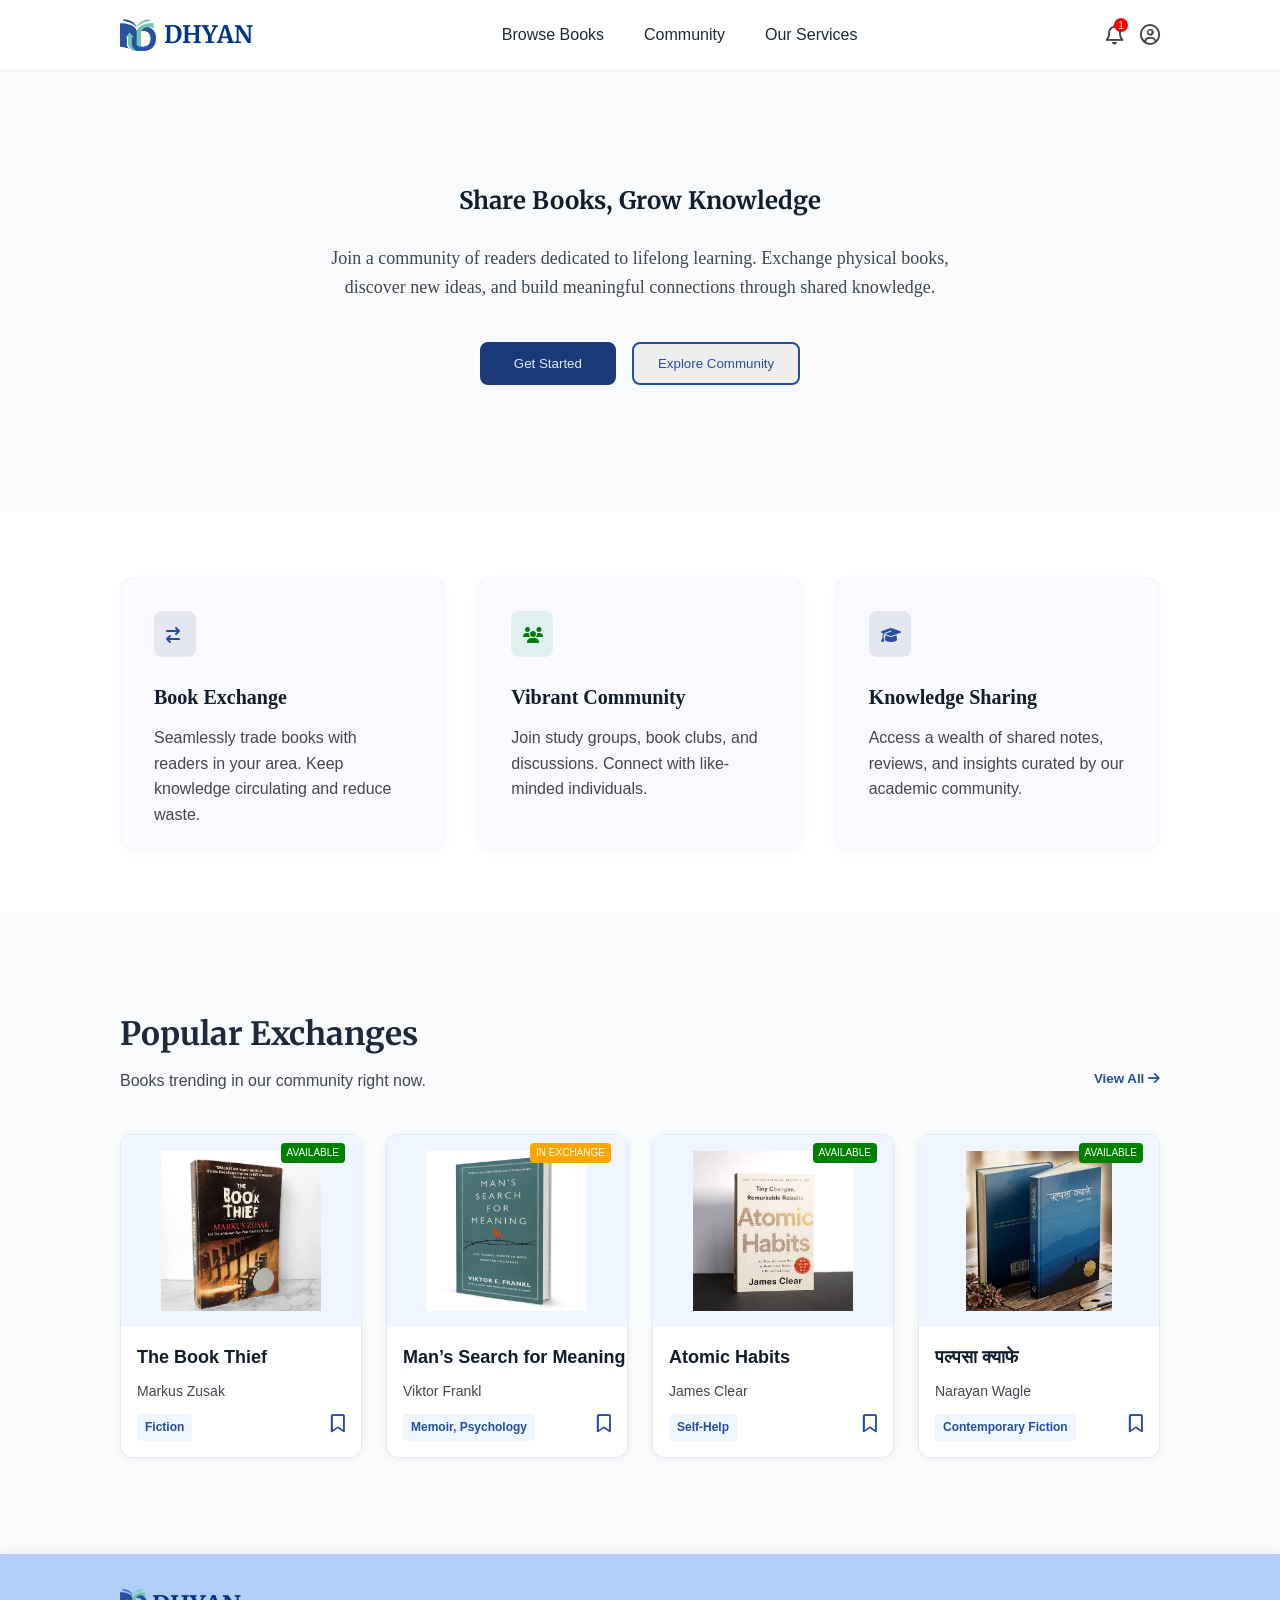
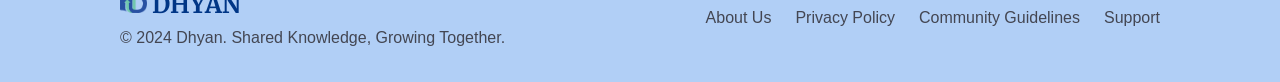
<file: pages/index.html>
<!doctype html>
<html lang="en">
  <head>
    <meta charset="UTF-8" />
    <meta name="viewport" content="width=device-width, initial-scale=1.0" />

    <title>DHYAN</title>
    <link rel="icon" type="image/png" href="../assets/icons/logo.png" />
    <!-- Google Fonts -->
    <link rel="preconnect" href="https://fonts.googleapis.com" />
    <link rel="preconnect" href="https://fonts.gstatic.com" crossorigin />
    <link
      href="https://fonts.googleapis.com/css2?f amily=Inter:wght@400;500;600;700&family=Merriweather:wght@400;700&display=swap"
      rel="stylesheet"
    />

    <!-- Global CSS -->
    <link rel="stylesheet" href="../assets/css/variables.css" />
    <link rel="stylesheet" href="../assets/css/components.css" />

    <!-- Font-awesome -->
    <link
      rel="stylesheet"
      href="https://cdnjs.cloudflare.com/ajax/libs/font-awesome/6.7.2/css/all.min.css"
    />

    <link rel="stylesheet" href="../assets/css/home.css" />
  </head>

  <body>
    <div id="navbar"></div>

    <main class="main-container">
      <section class="hero">
        <h1>Share Books, Grow Knowledge</h1>
        <div class="text-wrapper">
          <p>
            Join a community of readers dedicated to lifelong learning. Exchange
            physical books, discover new ideas, and build meaningful connections
            through shared knowledge.
          </p>
        </div>
        <div class="hero-buttons">
          <button class="get-started">Get Started</button>
          <button class="community">Explore Community</button>
        </div>
      </section>

      <section class="feature-section" id="services">
        <div class="feature-wrapper">
          <div class="feature">
            <div class="icon-container1">
              <i class="fa-solid fa-arrow-right-arrow-left"></i>
            </div>
            <h3>Book Exchange</h3>
            <p>
              Seamlessly trade books with readers in your area. Keep knowledge
              circulating and reduce waste.
            </p>
          </div>

          <div class="feature">
            <div class="icon-container2">
              <i class="fa-solid fa-users"></i>
            </div>
            <h3>Vibrant Community</h3>
            <p>
              Join study groups, book clubs, and discussions. Connect with
              like-minded individuals.
            </p>
          </div>

          <!-- Feature 3 -->
          <div class="feature">
            <div class="icon-container3">
              <i class="fa-solid fa-graduation-cap"></i>
            </div>
            <h3>Knowledge Sharing</h3>
            <p>
              Access a wealth of shared notes, reviews, and insights curated by
              our academic community.
            </p>
          </div>
        </div>
      </section>

      <section class="popular-books" id="books">
        <div class="popular-books-container">
          <div class="heading-container">
            <div class="heading-text">
              <h2>Popular Exchanges</h2>
              <p>Books trending in our community right now.</p>
            </div>
            <button class="view-all">
              <a href="../pages/login.html"
                >View All <i class="fa-solid fa-arrow-right"></i
              ></a>
            </button>
          </div>

          <div class="bookCards-container">
            <div class="card">
              <div class="image-wrapper">
                <img src="../assets/images/card1.png" alt="The Book Thief" />
              </div>
              <span class="tag">AVAILABLE</span>
              <div class="book-info">
                <h4>The Book Thief</h4>
                <span class="author">Markus Zusak</span>
                <div class="last">
                  <span class="genre">Fiction</span>
                  <button><i class="fa-regular fa-bookmark"></i></button>
                </div>
              </div>
            </div>

            <div class="card">
              <div class="image-wrapper">
                <img
                  src="../assets/images/card2.png"
                  alt="Thinking, Fast and Slow"
                />
              </div>
              <span class="tagEx">IN EXCHANGE</span>
              <div class="book-info">
                <h4>Man’s Search for Meaning</h4>
                <span class="author"> Viktor Frankl</span>
                <div class="last">
                  <span class="genre">Memoir, Psychology</span>
                  <button><i class="fa-regular fa-bookmark"></i></button>
                </div>
              </div>
            </div>

            <div class="card">
              <div class="image-wrapper">
                <img src="../assets/images/card3.png" alt="Atomic Habits" />
              </div>
              <span class="tag">AVAILABLE</span>
              <div class="book-info">
                <h4>Atomic Habits</h4>
                <span class="author">James Clear</span>
                <div class="last">
                  <span class="genre">Self-Help</span>
                  <button><i class="fa-regular fa-bookmark"></i></button>
                </div>
              </div>
            </div>

            <div class="card">
              <div class="image-wrapper">
                <img src="../assets/images/card4.png" alt="पल्पसा क्याफे" />
              </div>
              <span class="tag">AVAILABLE</span>
              <div class="book-info">
                <h4>पल्पसा क्याफे</h4>
                <span class="author">Narayan Wagle</span>
                <div class="last">
                  <span class="genre">Contemporary Fiction</span>
                  <button><i class="fa-regular fa-bookmark"></i></button>
                </div>
              </div>
            </div>
          </div>
        </div>
      </section>

      <div id="footer"></div>
    </main>
    <script src="../assets/js/main.js"></script>
  </body>
</html>
</file>
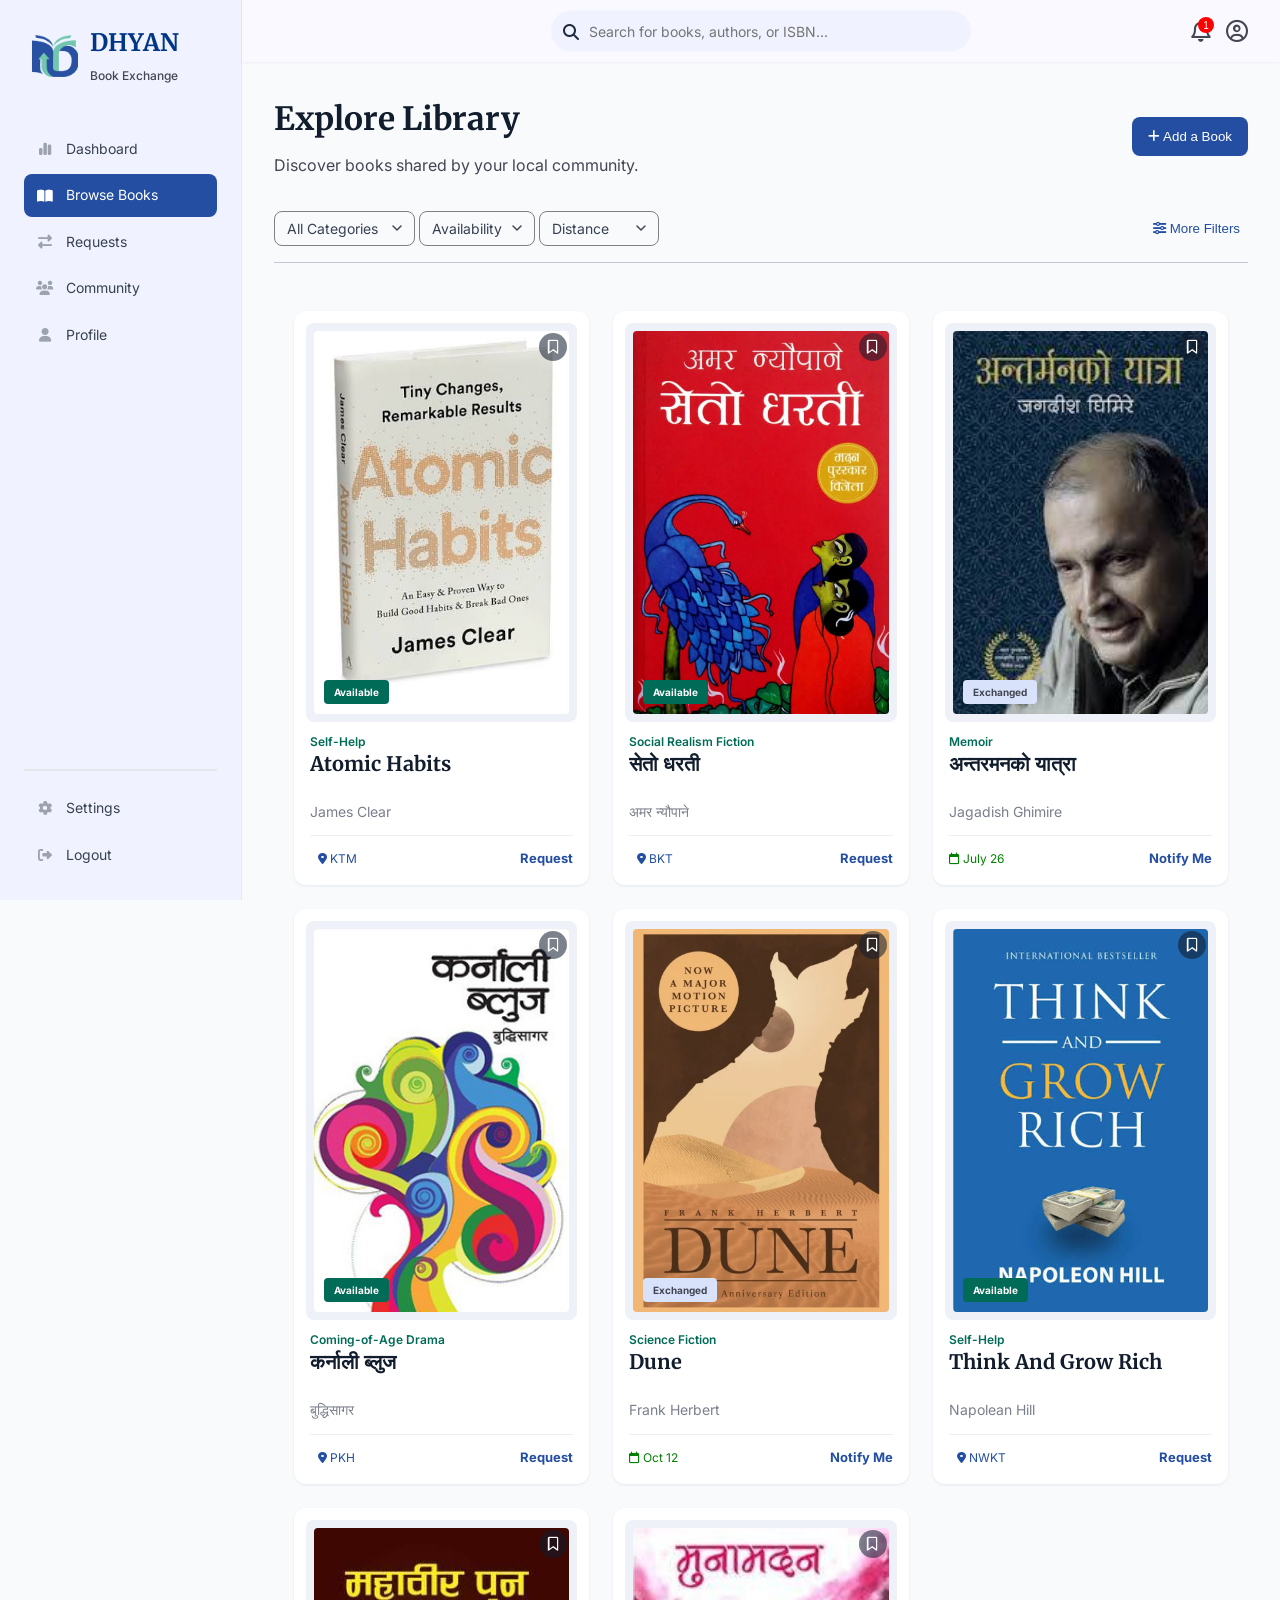
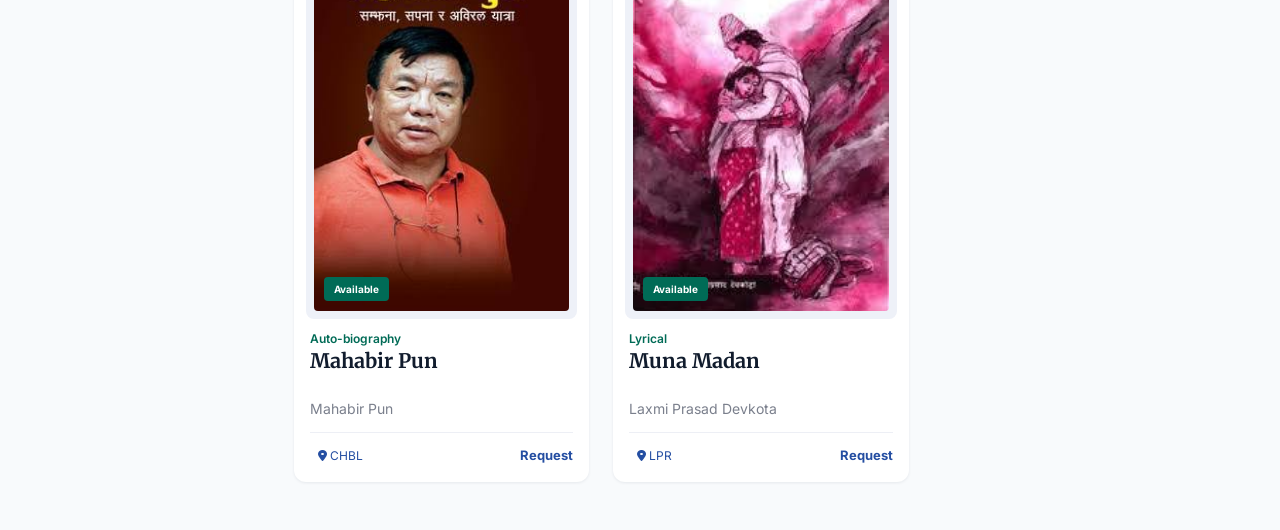
<file: pages/books.html>
<!doctype html>
<html lang="en">
  <head>
    <meta charset="UTF-8" />
    <meta name="viewport" content="width=device-width, initial-scale=1.0" />

    <title>DHYAN | Browse Books</title>
    <link rel="icon" type="image/png" href="../assets/icons/logo.png" />
    <!-- Google Fonts -->
    <link rel="preconnect" href="https://fonts.googleapis.com" />
    <link rel="preconnect" href="https://fonts.gstatic.com" crossorigin />
    <link
      href="https://fonts.googleapis.com/css2?family=Inter:wght@400;500;600;700&family=Merriweather:wght@400;700&display=swap"
      rel="stylesheet"
    />
    <link
      rel="stylesheet"
      href="https://cdnjs.cloudflare.com/ajax/libs/font-awesome/6.5.1/css/all.min.css"
    />

    <!-- Global CSS -->
    <link rel="stylesheet" href="../assets/css/variables.css" />
    <link rel="stylesheet" href="../assets/css/components.css" />

    <!-- Page CSS -->
    <link rel="stylesheet" href="../assets/css/books.css" />
  </head>

  <body>
    <div class="bookspage-layout">
      <div id="sidebar"></div>

      <main>
        <header class="topbar">
          <div class="search-wrapper">
            <div class="search">
              <i class="fa-solid fa-magnifying-glass"></i>
              <input
                type="text"
                placeholder="Search for books, authors, or ISBN..."
              />
            </div>
          </div>
          <div class="topbar-actions">
            <button class="icon-btn" id="notification">
              <span class="notification-number">1</span
              ><i class="fa-regular fa-bell"></i>
            </button>
            <button class="icon-btn">
              <i class="fa-regular fa-circle-user"></i>
            </button>
          </div>
        </header>

        <div class="page">
          <div class="page-header">
            <div class="header-info">
              <h2 class="page-title">Explore Library</h2>
              <p class="page-subtitle">
                Discover books shared by your local community.
              </p>
            </div>
            <button class="btn-primary">
              <i class="fa-solid fa-plus"></i> Add a Book
            </button>
          </div>

          <div class="filter-bar">
            <div class="filter-group">
              <select class="filter-dropdown">
                <option value="all">All Categories</option>
                <option value="self-help">Self-Help</option>
                <option value="fiction">Fiction</option>
                <option value="memoir">Memoir</option>
                <option value="sci-fi">Science Fiction</option>
              </select>

              <select class="filter-dropdown">
                <option value="all">Availability</option>
                <option value="available">Available</option>
                <option value="exchanged">Exchanged</option>
              </select>

              <select class="filter-dropdown">
                <option value="any">Distance</option>
                <option value="1">Under 1 mi</option>
                <option value="5">Under 5 mi</option>
                <option value="10">Under 10 mi</option>
              </select>
            </div>
            <button class="more-filters">
              <i class="fa-solid fa-sliders"></i> More Filters
            </button>
          </div>

          <div class="book-grid">
            <div class="book-card">
              <div class="book-cover">
                <div class="image-wrapper">
                  <img src="../assets/images/book1.png" alt="Atomic Habits" />
                </div>
                <button class="bookmark-btn">
                  <i class="fa-regular fa-bookmark"></i>
                </button>
                <span class="status-badge available">Available</span>
              </div>
              <div class="book-info">
                <span class="book-category">Self-Help</span>
                <h3 class="book-title">Atomic Habits</h3>
                <p class="book-author">James Clear</p>
                <div class="book-meta">
                  <span class="book-distance"
                    ><i class="fa-solid fa-location-dot"></i> KTM</span
                  >
                  <a href="#" class="action request">Request</a>
                </div>
              </div>
            </div>

            <div class="book-card">
              <div class="book-cover">
                <div class="image-wrapper">
                  <img src="../assets/images/book2.png" alt="सेतो धरती" />
                </div>
                <button class="bookmark-btn">
                  <i class="fa-regular fa-bookmark"></i>
                </button>
                <span class="status-badge available">Available</span>
              </div>
              <div class="book-info">
                <span class="book-category">Social Realism Fiction</span>
                <h3 class="book-title">सेतो धरती</h3>
                <p class="book-author">अमर न्यौपाने</p>
                <div class="book-meta">
                  <span class="book-distance"
                    ><i class="fa-solid fa-location-dot"></i> BKT</span
                  >
                  <a href="#" class="action request">Request</a>
                </div>
              </div>
            </div>
            <div class="book-card">
              <div class="book-cover">
                <div class="image-wrapper">
                  <img
                    src="../assets/images/book3.png"
                    alt="अन्तरमनको यात्रा"
                  />
                </div>
                <button class="bookmark-btn">
                  <i class="fa-regular fa-bookmark"></i>
                </button>
                <span class="status-badge exchanged">Exchanged</span>
              </div>
              <div class="book-info">
                <span class="book-category">Memoir</span>
                <h3 class="book-title">अन्तरमनको यात्रा</h3>
                <p class="book-author">Jagadish Ghimire</p>
                <div class="book-meta">
                  <span class="book-return"
                    ><i class="fa-regular fa-calendar"></i> July 26</span
                  >
                  <a href="#" class="action notitfy">Notify Me</a>
                </div>
              </div>
            </div>
            <div class="book-card">
              <div class="book-cover">
                <div class="image-wrapper">
                  <img src="../assets/images/book4.png" alt="कर्नाली ब्लुज" />
                </div>
                <button class="bookmark-btn">
                  <i class="fa-regular fa-bookmark"></i>
                </button>
                <span class="status-badge available">Available</span>
              </div>
              <div class="book-info">
                <span class="book-category">Coming-of-Age Drama</span>
                <h3 class="book-title">कर्नाली ब्लुज</h3>
                <p class="book-author">बुद्धिसागर</p>
                <div class="book-meta">
                  <span class="book-distance"
                    ><i class="fa-solid fa-location-dot"></i> PKH</span
                  >
                  <a href="#" class="action request">Request</a>
                </div>
              </div>
            </div>

            <div class="book-card">
              <div class="book-cover">
                <div class="image-wrapper">
                  <img src="../assets/images/book5.png" alt="Dune" />
                </div>
                <button class="bookmark-btn">
                  <i class="fa-regular fa-bookmark"></i>
                </button>
                <span class="status-badge exchanged">Exchanged</span>
              </div>
              <div class="book-info">
                <span class="book-category">Science Fiction</span>
                <h3 class="book-title">Dune</h3>
                <p class="book-author">Frank Herbert</p>
                <div class="book-meta">
                  <span class="book-return"
                    ><i class="fa-regular fa-calendar"></i> Oct 12</span
                  >
                  <a href="#" class="action notify">Notify Me</a>
                </div>
              </div>
            </div>
            <div class="book-card">
              <div class="book-cover">
                <div class="image-wrapper">
                  <img
                    src="../assets/images/book6.png"
                    alt="Think And Grow Rich"
                  />
                </div>
                <button class="bookmark-btn">
                  <i class="fa-regular fa-bookmark"></i>
                </button>
                <span class="status-badge available">Available</span>
              </div>
              <div class="book-info">
                <span class="book-category">Self-Help</span>
                <h3 class="book-title">Think And Grow Rich</h3>
                <p class="book-author">Napolean Hill</p>
                <div class="book-meta">
                  <span class="book-distance"
                    ><i class="fa-solid fa-location-dot"></i> NWKT</span
                  >
                  <a href="#" class="action request">Request</a>
                </div>
              </div>
            </div>
            <div class="book-card">
              <div class="book-cover">
                <div class="image-wrapper">
                  <img
                    src="../assets/images/book7.png"
                    alt="Think And Grow Rich"
                  />
                </div>
                <button class="bookmark-btn">
                  <i class="fa-regular fa-bookmark"></i>
                </button>
                <span class="status-badge available">Available</span>
              </div>
              <div class="book-info">
                <span class="book-category">Auto-biography</span>
                <h3 class="book-title">Mahabir Pun</h3>
                <p class="book-author">Mahabir Pun</p>
                <div class="book-meta">
                  <span class="book-distance"
                    ><i class="fa-solid fa-location-dot"></i> CHBL</span
                  >
                  <a href="#" class="action request">Request</a>
                </div>
              </div>
            </div>
            <div class="book-card">
              <div class="book-cover">
                <div class="image-wrapper">
                  <img src="../assets/images/book8.png" alt="Muna Madan" />
                </div>
                <button class="bookmark-btn">
                  <i class="fa-regular fa-bookmark"></i>
                </button>
                <span class="status-badge available">Available</span>
              </div>
              <div class="book-info">
                <span class="book-category">Lyrical</span>
                <h3 class="book-title">Muna Madan</h3>
                <p class="book-author">Laxmi Prasad Devkota</p>
                <div class="book-meta">
                  <span class="book-distance"
                    ><i class="fa-solid fa-location-dot"></i> LPR</span
                  >
                  <a href="#" class="action request">Request</a>
                </div>
              </div>
            </div>
          </div>
        </div>
      </main>
    </div>

    <script src="../assets/js/main.js"></script>
  </body>
</html>
</file>
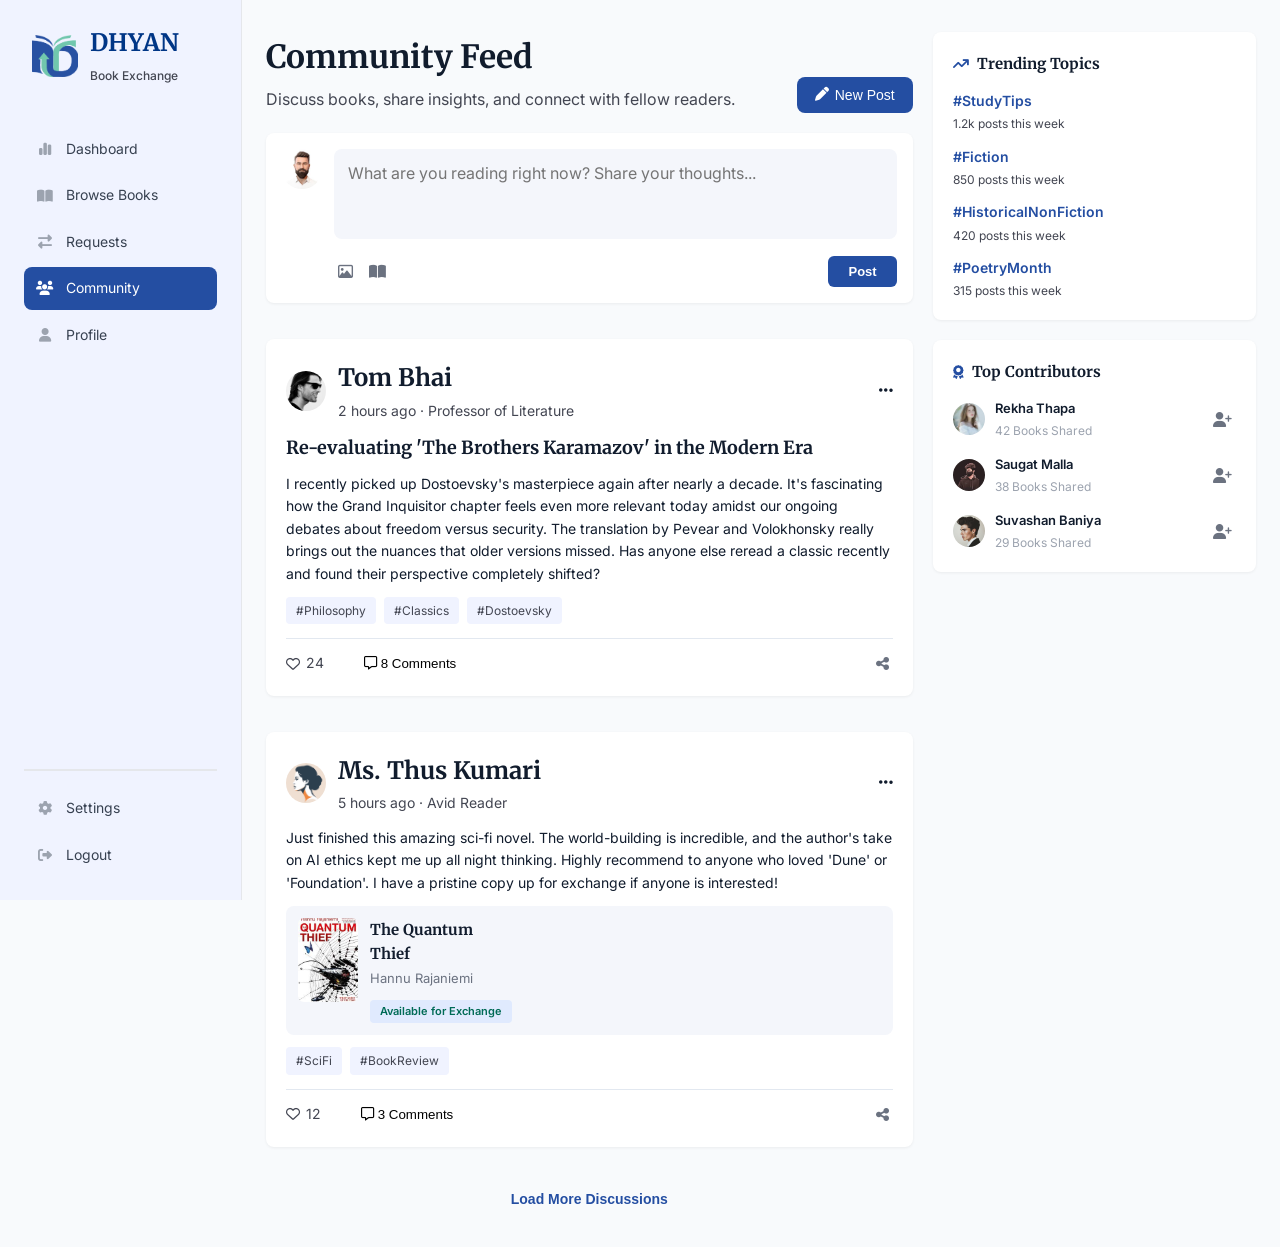
<file: pages/community.html>
<!doctype html>
<html lang="en">
  <head>
    <meta charset="UTF-8" />
    <meta name="viewport" content="width=device-width, initial-scale=1.0" />

    <title>DHYAN | Community</title>
    <link rel="icon" type="image/png" href="../assets/icons/logo.png" />

    <!-- Google Fonts -->
    <link rel="preconnect" href="https://fonts.googleapis.com" />
    <link rel="preconnect" href="https://fonts.gstatic.com" crossorigin />
    <link
      href="https://fonts.googleapis.com/css2?family=Inter:wght@400;500;600;700&family=Merriweather:wght@400;700&display=swap"
      rel="stylesheet"
    />
    <link
      rel="stylesheet"
      href="https://cdnjs.cloudflare.com/ajax/libs/font-awesome/6.5.1/css/all.min.css"
    />

    <!-- Global CSS -->
    <link rel="stylesheet" href="../assets/css/variables.css" />
    <link rel="stylesheet" href="../assets/css/components.css" />

    <!-- page css -->
    <link rel="stylesheet" href="../assets/css/community.css" />
  </head>

  <body>
    <div class="layout">
      <div id="sidebar"></div>

      <main>
        <div class="community-feed">
          <div class="feed-main">
            <header class="feed-header">
              <div class="feed-header-text">
                <h1>Community Feed</h1>
                <p>
                  Discuss books, share insights, and connect with fellow
                  readers.
                </p>
              </div>
              <button class="btn-new-post">
                <i class="fa-solid fa-pen"></i> New Post
              </button>
            </header>

            <div class="new-post-box">
              <a href="../pages/profile.html"
                ><img
                  src="../assets/images/profile5.png"
                  alt="Your avatar"
                  class="avatar"
              /></a>
              <div class="new-post-input">
                <textarea
                  type="text"
                  placeholder="What are you reading right now? Share your thoughts..."
                ></textarea>
                <div class="new-post-actions">
                  <div class="new-post-icons">
                    <button class="icon-btn">
                      <i class="fa-regular fa-image"></i>
                    </button>
                    <button class="icon-btn">
                      <i class="fa-solid fa-book-open"></i>
                    </button>
                  </div>
                  <button class="btn-post">Post</button>
                </div>
              </div>
            </div>

            <article class="post-card">
              <div class="post-header">
                <img
                  src="../assets/images/profileM.jpeg"
                  alt="Tom Bhai"
                  class="avatar"
                />
                <div class="post-author-info">
                  <h4>Tom Bhai</h4>
                  <p>2 hours ago &middot; Professor of Literature</p>
                </div>
                <button class="btn-more">
                  <i class="fa-solid fa-ellipsis"></i>
                </button>
              </div>

              <h3 class="post-title">
                Re-evaluating 'The Brothers Karamazov' in the Modern Era
              </h3>
              <p class="post-text">
                I recently picked up Dostoevsky's masterpiece again after nearly
                a decade. It's fascinating how the Grand Inquisitor chapter
                feels even more relevant today amidst our ongoing debates about
                freedom versus security. The translation by Pevear and
                Volokhonsky really brings out the nuances that older versions
                missed. Has anyone else reread a classic recently and found
                their perspective completely shifted?
              </p>

              <div class="post-tags">
                <span class="tag">#Philosophy</span>
                <span class="tag">#Classics</span>
                <span class="tag">#Dostoevsky</span>
              </div>

              <div class="post-footer">
                <div class="post-stats">
                  <span><i class="fa-regular fa-heart"></i> 24</span>
                  <button>
                    <i class="fa-regular fa-message"></i> 8 Comments
                  </button>
                </div>
                <button class="icon-btn">
                  <i class="fa-solid fa-share-nodes"></i>
                </button>
              </div>
            </article>

            <article class="post-card">
              <div class="post-header">
                <img
                  src="../assets/images/profileF.jpeg"
                  alt="Ms. Thus Kumari"
                  class="avatar"
                />
                <div class="post-author-info">
                  <h4>Ms. Thus Kumari</h4>
                  <p>5 hours ago &middot; Avid Reader</p>
                </div>
                <button class="btn-more">
                  <i class="fa-solid fa-ellipsis"></i>
                </button>
              </div>

              <p class="post-text">
                Just finished this amazing sci-fi novel. The world-building is
                incredible, and the author's take on AI ethics kept me up all
                night thinking. Highly recommend to anyone who loved 'Dune' or
                'Foundation'. I have a pristine copy up for exchange if anyone
                is interested!
              </p>

              <div class="post-book">
                <img
                  src="../assets/images/bookC.png"
                  alt="The Quantum Thief cover"
                  class="post-book-cover"
                />
                <div class="post-book-info">
                  <h5>The Quantum <br />Thief</h5>
                  <p>Hannu Rajaniemi</p>
                  <span class="tag-exchange">Available for Exchange</span>
                </div>
              </div>

              <div class="post-tags">
                <span class="tag">#SciFi</span>
                <span class="tag">#BookReview</span>
              </div>

              <div class="post-footer">
                <div class="post-stats">
                  <span><i class="fa-regular fa-heart"></i> 12</span>
                  <button>
                    <i class="fa-regular fa-message"></i> 3 Comments
                  </button>
                </div>
                <button class="icon-btn">
                  <i class="fa-solid fa-share-nodes"></i>
                </button>
              </div>
            </article>

            <button class="btn-load-more">Load More Discussions</button>
          </div>

          <aside class="feed-sidebar">
            <div class="sidebar-card">
              <h3>
                <i class="fa-solid fa-arrow-trend-up"></i> Trending Topics
              </h3>
              <ul class="trending-list">
                <li>
                  <p class="trend-name">#StudyTips</p>
                  <p class="trend-count">1.2k posts this week</p>
                </li>
                <li>
                  <p class="trend-name">#Fiction</p>
                  <p class="trend-count">850 posts this week</p>
                </li>
                <li>
                  <p class="trend-name">#HistoricalNonFiction</p>
                  <p class="trend-count">420 posts this week</p>
                </li>
                <li>
                  <p class="trend-name">#PoetryMonth</p>
                  <p class="trend-count">315 posts this week</p>
                </li>
              </ul>
            </div>

            <div class="sidebar-card">
              <h3><i class="fa-solid fa-award"></i> Top Contributors</h3>
              <ul class="contributors-list">
                <li>
                  <img
                    src="../assets/images/profile2.jpeg"
                    alt="Rekha Thapa"
                    class="avatar avatar-sm"
                  />
                  <div class="contributor-info">
                    <p class="contributor-name">Rekha Thapa</p>
                    <p class="contributor-stat">42 Books Shared</p>
                  </div>
                  <button class="icon-btn">
                    <i class="fa-solid fa-user-plus"></i>
                  </button>
                </li>
                <li>
                  <img
                    src="../assets/images/profile3.jpeg"
                    alt="Rajesh Hamal"
                    class="avatar avatar-sm"
                  />
                  <div class="contributor-info">
                    <p class="contributor-name">Saugat Malla</p>
                    <p class="contributor-stat">38 Books Shared</p>
                  </div>
                  <button class="icon-btn">
                    <i class="fa-solid fa-user-plus"></i>
                  </button>
                </li>
                <li>
                  <img
                    src="../assets/images/profile4.jpeg"
                    alt="Suvashan Baniya"
                    class="avatar avatar-sm"
                  />
                  <div class="contributor-info">
                    <p class="contributor-name">Suvashan Baniya</p>
                    <p class="contributor-stat">29 Books Shared</p>
                  </div>
                  <button class="icon-btn">
                    <i class="fa-solid fa-user-plus"></i>
                  </button>
                </li>
              </ul>
            </div>
          </aside>
        </div>
      </main>
    </div>
    <script src="../assets/js/main.js"></script>
  </body>
</html>
</file>
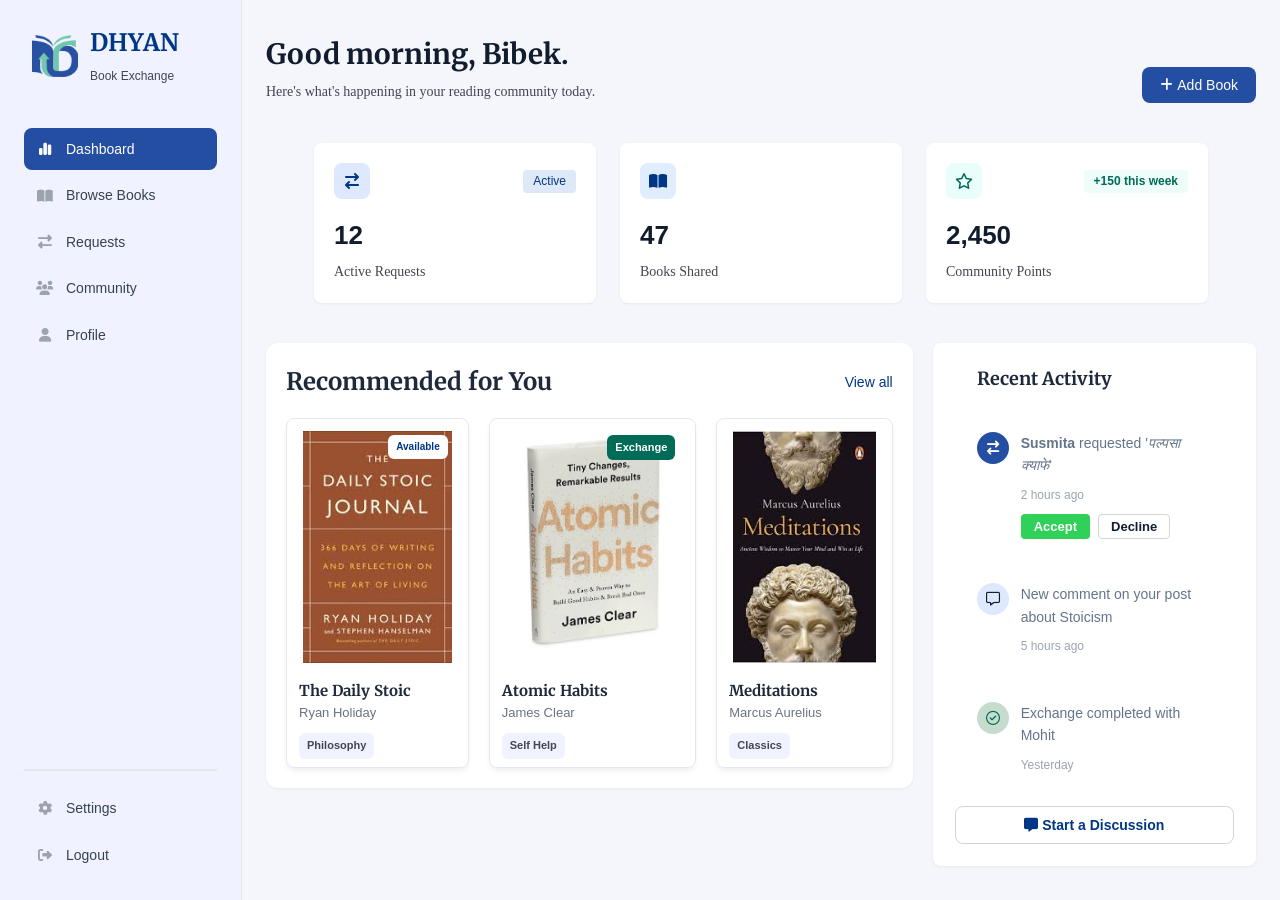
<file: pages/dashboard.html>
<!doctype html>
<html lang="en">
  <head>
    <meta charset="UTF-8" />
    <meta name="viewport" content="width=device-width, initial-scale=1.0" />

    <title>DHYAN | Dashboard</title>
    <link rel="icon" type="image/png" href="../assets/icons/logo.png" />
    <!-- Google Fonts -->
    <link rel="preconnect" href="https://fonts.googleapis.com" />
    <link rel="preconnect" href="https://fonts.gstatic.com" crossorigin />
    <link
      href="https://fonts.googleapis.com/css2?f amily=Inter:wght@400;500;600;700&family=Merriweather:wght@400;700&display=swap"
      rel="stylesheet"
    />

    <!-- Global CSS -->
    <link rel="stylesheet" href="../assets/css/variables.css" />
    <link rel="stylesheet" href="../assets/css/components.css" />

    <!-- Font-awesome -->
    <link
      rel="stylesheet"
      href="https://cdnjs.cloudflare.com/ajax/libs/font-awesome/6.7.2/css/all.min.css"
    />

    <link rel="stylesheet" href="../assets/css/dashboard.css" />
  </head>
  <body>
    <div class="layout">
      <div id="sidebar"></div>
      <main>
        <div class="dashboard">
          <!-- Header -->
          <header class="dashboard-header">
            <div class="header-text">
              <h1>Good morning, Bibek.</h1>
              <p>Here's what's happening in your reading community today.</p>
            </div>
            <button class="btn-add-book">
              <i class="fa-solid fa-plus"></i> Add Book
            </button>
          </header>

          <!-- Stats Cards -->
          <section class="stats-cards">
            <div class="stat-card">
              <div class="stat-icon-row">
                <span class="icon icon-requests"
                  ><i class="fa-solid fa-arrow-right-arrow-left"></i
                ></span>
                <span class="badge badge-active">Active</span>
              </div>
              <div class="stat-value">12</div>
              <div class="stat-label">Active Requests</div>
            </div>

            <div class="stat-card">
              <div class="stat-icon-row">
                <span class="icon icon-books"
                  ><i class="fa-solid fa-book-open"></i
                ></span>
              </div>
              <div class="stat-value">47</div>
              <div class="stat-label">Books Shared</div>
            </div>

            <div class="stat-card">
              <div class="stat-icon-row">
                <span class="icon icon-points"
                  ><i class="fa-regular fa-star"></i
                ></span>
                <span class="badge badge-growth">+150 this week</span>
              </div>
              <div class="stat-value">2,450</div>
              <div class="stat-label">Community Points</div>
            </div>
          </section>

          <section class="main-content">
            <div class="recommended-section">
              <div class="section-header">
                <h2>Recommended for You</h2>
                <a href="#" class="view-all-link">View all</a>
              </div>

              <div class="book-cards">
                <div class="book-card">
                  <div class="book-cover">
                    <span class="tag tag-available">Available</span>
                    <img
                      src="../assets/images/p5.png"
                      alt="The Daily Stoic cover"
                    />
                  </div>
                  <h3 class="book-title">The Daily Stoic</h3>
                  <p class="book-author">Ryan Holiday</p>
                  <span class="tag tag-genre">Philosophy</span>
                </div>

                <div class="book-card">
                  <div class="book-cover">
                    <span class="tag tag-exchange">Exchange</span>
                    <img
                      src="../assets/images/book1.png"
                      alt="Atomic Habits cover"
                    />
                  </div>
                  <h3 class="book-title">Atomic Habits</h3>
                  <p class="book-author">James Clear</p>
                  <span class="tag tag-genre">Self Help</span>
                </div>

                <div class="book-card">
                  <div class="book-cover">
                    <img
                      src="../assets/images/p3.png"
                      alt="Meditations cover"
                    />
                  </div>
                  <h3 class="book-title">Meditations</h3>
                  <p class="book-author">Marcus Aurelius</p>
                  <span class="tag tag-genre">Classics</span>
                </div>
              </div>
            </div>

            <!-- Recent Activity -->
            <div class="recent-activity">
              <h2>Recent Activity</h2>

              <ul class="activity-list">
                <li class="activity-item">
                  <span class="activity-icon icon-request"
                    ><i class="fa-solid fa-arrow-right-arrow-left"></i
                  ></span>
                  <div class="activity-content">
                    <p>
                      <strong>Susmita</strong> requested '<em>पल्पसा क्याफे</em
                      >'
                    </p>
                    <span class="activity-time">2 hours ago</span>
                    <div class="activity-actions">
                      <button class="btn-accept">Accept</button>
                      <button class="btn-decline">Decline</button>
                    </div>
                  </div>
                </li>

                <li class="activity-item">
                  <span class="activity-icon icon-comment"
                    ><i class="fa-regular fa-message"></i
                  ></span>
                  <div class="activity-content">
                    <p>New comment on your post about Stoicism</p>
                    <span class="activity-time">5 hours ago</span>
                  </div>
                </li>

                <li class="activity-item">
                  <span class="activity-icon icon-complete"
                    ><i class="fa-regular fa-circle-check"></i
                  ></span>
                  <div class="activity-content">
                    <p>Exchange completed with Mohit</p>
                    <span class="activity-time">Yesterday</span>
                  </div>
                </li>
              </ul>

              <button class="btn-start-discussion">
                <i class="fa-solid fa-message"></i> Start a Discussion
              </button>
            </div>
          </section>
        </div>
      </main>
    </div>
    <script src="../assets/js/main.js"></script>
  </body>
</html>
</file>
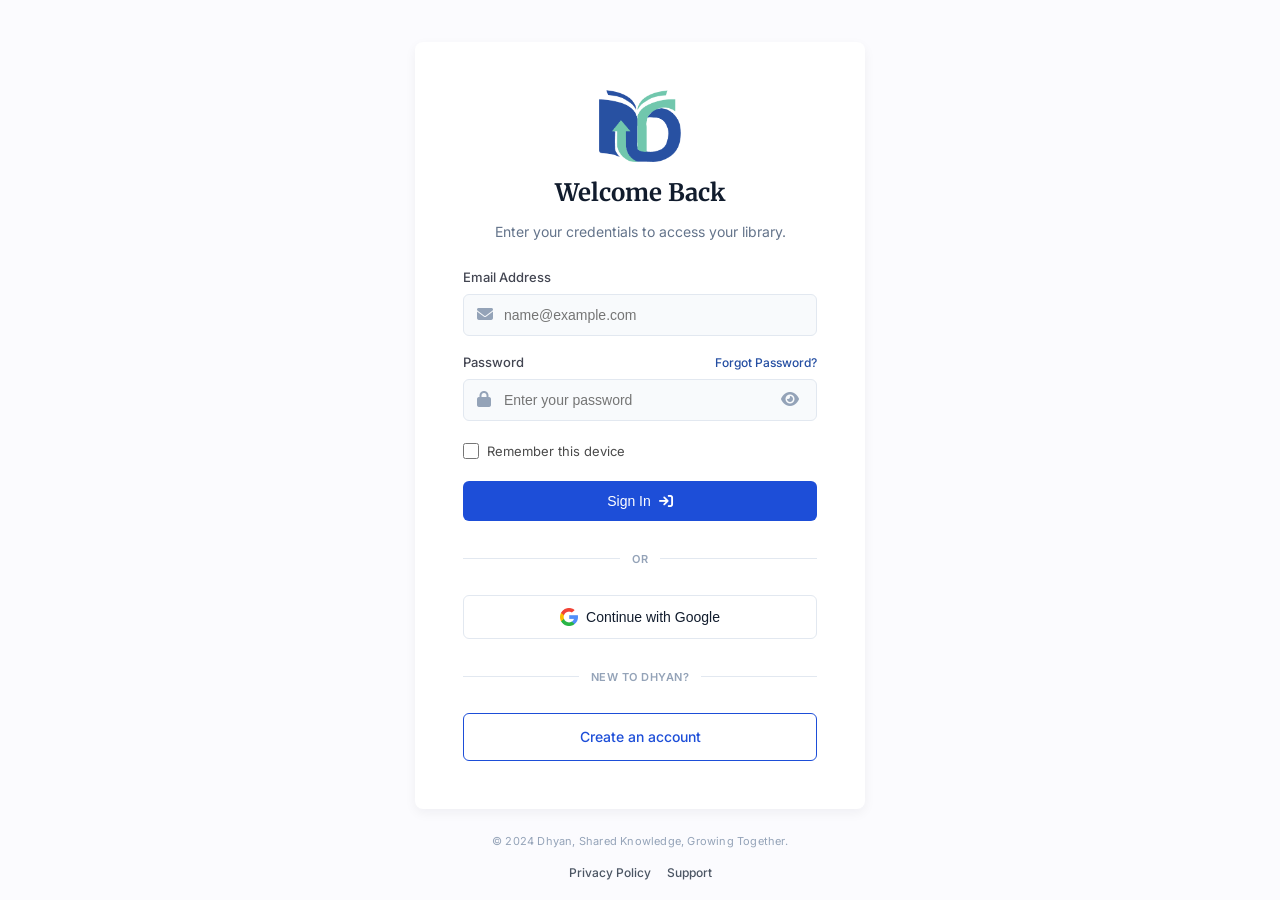
<file: pages/login.html>
<!doctype html>
<html lang="en">
  <head>
    <meta charset="UTF-8" />
    <meta name="viewport" content="width=device-width, initial-scale=1.0" />
    <title>DHYAN | Login</title>
    <link rel="icon" type="image/png" href="../assets/icons/logo.png" />

    <!-- Font-awesome -->
    <link
      rel="stylesheet"
      href="https://cdnjs.cloudflare.com/ajax/libs/font-awesome/6.7.2/css/all.min.css"
    />

    <!-- Google Fonts -->
    <link rel="preconnect" href="https://fonts.googleapis.com" />
    <link rel="preconnect" href="https://fonts.gstatic.com" crossorigin />
    <link
      href="https://fonts.googleapis.com/css2?family=Inter:wght@400;500;600;700&family=Merriweather:wght@400;700&display=swap"
      rel="stylesheet"
    />

    <!-- Global CSS -->
    <link rel="stylesheet" href="../assets/css/variables.css" />
    <link rel="stylesheet" href="../assets/css/components.css" />

    <!-- Page CSS -->
    <style>
      body {
        margin: 0;
        font-family: "Inter", sans-serif;
        background-color: #f8fafc;
        display: flex;
        flex-direction: column;
        align-items: center;
        justify-content: center;
        min-height: 100vh;
        background-color: #fbfbfe;
      }

      .login {
        display: flex;
        flex-direction: column;
        justify-content: center;
        align-items: center;
        padding: 24px;
        box-sizing: border-box;
        gap: 24px;
      }

      .login-card {
        background-color: #ffffff;
        padding: 48px;
        border-radius: 8px;
        width: 450px;
        max-width: 100%;
        box-shadow: 0 4px 12px rgba(17, 28, 45, 0.05);
        box-sizing: border-box;
      }

      .logo-section {
        display: flex;
        flex-direction: column;
        align-items: center;
        text-align: center;
        margin-bottom: 24px;
      }

      .logo-section img {
        height: 72px;
        width: auto;
        object-fit: contain;
        margin-bottom: 12px;
      }

      .logo-section h1 {
        font-family: "Merriweather", serif;
        font-weight: 700;
        font-size: 24px;
        color: #111c2d;
        margin: 0 0 8px 0;
      }

      .logo-section p {
        font-size: 14px;
        color: #64748b;
        margin: 0;
      }

      .login-form {
        display: flex;
        flex-direction: column;
        gap: 16px;
      }

      .input-group {
        display: flex;
        flex-direction: column;
        gap: 6px;
      }

      .input-group label {
        font-size: 13px;
        font-weight: 500;
        color: #434652;
      }

      .label-row {
        display: flex;
        justify-content: space-between;
        align-items: center;
      }

      .label-row a {
        color: #244ea2;
        font-weight: 500;
        font-size: 12px;
        text-decoration: none;
        transition: color 0.2s ease;
      }

      .label-row a:hover {
        color: #1d4ed8;
        text-decoration: underline;
      }

      .input-wrapper {
        position: relative;
        display: flex;
        align-items: center;
      }

      .input-wrapper input {
        width: 100%;
        padding: 12px 40px;
        border: 1px solid #e2e8f0;
        border-radius: 6px;
        background-color: #f8fafc;
        font-size: 14px;
        color: #111c2d;
        outline: none;
        transition:
          border-color 0.2s ease,
          box-shadow 0.2s ease,
          background-color 0.2s ease;
        box-sizing: border-box;
      }

      .input-wrapper input:focus {
        border-color: #1d4ed8;
        background-color: #ffffff;
        box-shadow: 0 0 0 3px rgba(29, 78, 216, 0.12);
      }

      .input-wrapper .icon {
        position: absolute;
        left: 14px;
        color: #94a3b8;
        pointer-events: none;
        transition: color 0.2s ease;
      }

      .input-wrapper input:focus ~ .icon {
        color: #1d4ed8;
      }

      .input-wrapper .toggle-password {
        position: absolute;
        right: 14px;
        cursor: pointer;
        color: #94a3b8;
        padding: 4px;
        transition:
          color 0.2s ease,
          transform 0.15s ease;
      }

      .input-wrapper .toggle-password:hover {
        color: #64748b;
      }

      .input-wrapper .toggle-password:active {
        transform: scale(0.88);
      }

      .checkbox-group {
        display: flex;
        align-items: center;
        gap: 8px;
        margin: 4px 0;
      }

      .checkbox-group input[type="checkbox"] {
        cursor: pointer;
        width: 16px;
        height: 16px;
        accent-color: #1d4ed8;
        transition: transform 0.15s ease;
      }

      .checkbox-group input[type="checkbox"]:active {
        transform: scale(0.9);
      }

      .checkbox-group label {
        font-size: 13px;
        color: #4a4a4a;
        cursor: pointer;
        user-select: none;
      }

      .btn-action {
        width: 100%;
        padding: 12px;
        border-radius: 6px;
        font-size: 14px;
        font-weight: 500;
        cursor: pointer;
        display: flex;
        justify-content: center;
        align-items: center;
        gap: 8px;
        box-sizing: border-box;
        text-decoration: none;
        transition:
          background-color 0.2s ease,
          border-color 0.2s ease,
          transform 0.15s ease,
          box-shadow 0.2s ease;
      }

      .btn-primary {
        background-color: #1d4ed8;
        color: #ffffff;
        border: none;
      }

      .btn-primary:hover {
        background-color: #1e40af;
        transform: translateY(-1px);
        box-shadow: 0 6px 14px rgba(29, 78, 216, 0.25);
      }

      .btn-primary:active {
        transform: translateY(0);
        box-shadow: none;
      }

      .btn-primary i {
        transition: transform 0.2s ease;
      }

      .btn-primary:hover i {
        transform: translateX(3px);
      }

      .btn-google {
        background-color: #ffffff;
        border: 1px solid #e2e8f0;
        color: #111c2d;
      }

      .btn-google:hover {
        background-color: #f8fafc;
        border-color: #cbd5e1;
        transform: translateY(-1px);
      }

      .btn-google:active {
        transform: translateY(0);
      }

      .btn-google img {
        width: 18px;
        height: 18px;
      }

      .btn-secondary {
        background-color: #ffffff;
        border: 1px solid #1d4ed8;
        color: #1d4ed8;
      }

      .btn-secondary:hover {
        background-color: #eff6ff;
        transform: translateY(-1px);
      }

      .btn-secondary:active {
        transform: translateY(0);
      }

      .divider {
        text-align: center;
        position: relative;
        margin: 24px 0;
      }

      .divider::before {
        content: "";
        position: absolute;
        top: 50%;
        left: 0;
        right: 0;
        height: 1px;
        background: #e2e8f0;
        z-index: 1;
      }

      .divider span {
        background: #ffffff;
        padding: 0 12px;
        font-size: 11px;
        font-weight: 600;
        color: #94a3b8;
        position: relative;
        z-index: 2;
        letter-spacing: 0.5px;
      }

      .login-footer {
        text-align: center;
        width: 100%;
        max-width: 520px;
        font-family: "Inter", sans-serif;
      }

      .login-footer p {
        font-size: 11px;
        color: #94a3b8;
        margin: 0 0 12px 0;
        letter-spacing: 0.2px;
      }

      .footer-links {
        display: flex;
        justify-content: center;
        gap: 16px;
      }

      .footer-links a {
        font-size: 12px;
        font-weight: 500;
        color: #4b5563;
        text-decoration: none;
        transition: color 0.2s ease;
      }

      .footer-links a:hover {
        color: #1d4ed8;
        text-decoration: underline;
      }

      /* Responsive Design */
      @media (max-width: 480px) {
        .login {
          padding: 12px;
        }

        .login-card {
          padding: 32px 20px;
          border-radius: 12px;
          box-shadow: none;
        }

        .logo-section h1 {
          font-size: 22px;
        }

        .logo-section img {
          height: 64px;
        }
      }
    </style>
  </head>

  <body>
    <main class="login">
      <div class="login-card">
        <div class="logo-section">
          <img src="../assets/icons/logo.png" alt="Dhyan Logo" />
          <h1>Welcome Back</h1>
          <p>Enter your credentials to access your library.</p>
        </div>

        <form class="login-form">
          <div class="input-group">
            <label for="email">Email Address</label>
            <div class="input-wrapper">
              <input
                type="email"
                id="email"
                placeholder="name@example.com"
                required
              />
              <span class="icon"><i class="fa-solid fa-envelope"></i></span>
            </div>
          </div>

          <div class="input-group">
            <div class="label-row">
              <label for="password">Password</label>
              <a href="#" class="forgot-link">Forgot Password?</a>
            </div>
            <div class="input-wrapper">
              <input
                type="password"
                id="password"
                placeholder="Enter your password"
                required
              />
              <span class="icon"><i class="fa-solid fa-lock"></i></span>
              <span class="toggle-password"
                ><i class="fa-solid fa-eye"></i
              ></span>
            </div>
          </div>

          <div class="checkbox-group">
            <input type="checkbox" id="remember" />
            <label for="remember">Remember this device</label>
          </div>

          <button type="submit" class="btn-action btn-primary">
            Sign In <i class="fa-solid fa-arrow-right-to-bracket"></i>
          </button>
        </form>

        <div class="divider"><span>OR</span></div>

        <button type="button" class="btn-action btn-google">
          <img src="../assets/icons/google.png" alt="Google Icon" />
          Continue with Google
        </button>

        <div class="divider"><span>NEW TO DHYAN?</span></div>

        <a href="register.html" class="btn-action btn-secondary"
          >Create an account</a
        >
      </div>
    </main>
    <footer class="login-footer">
      <p>&copy; 2024 Dhyan, Shared Knowledge, Growing Together.</p>
      <div class="footer-links">
        <a href="#">Privacy Policy</a>
        <a href="#">Support</a>
      </div>
    </footer>

    <script>
      document.querySelectorAll(".toggle-password").forEach((toggle) => {
        toggle.addEventListener("click", () => {
          const input = toggle.closest(".input-wrapper").querySelector("input");
          const icon = toggle.querySelector("i");
          const isPassword = input.type === "password";
          input.type = isPassword ? "text" : "password";
          icon.classList.toggle("fa-eye");
          icon.classList.toggle("fa-eye-slash");
        });
      });
    </script>
  </body>
</html>
</file>
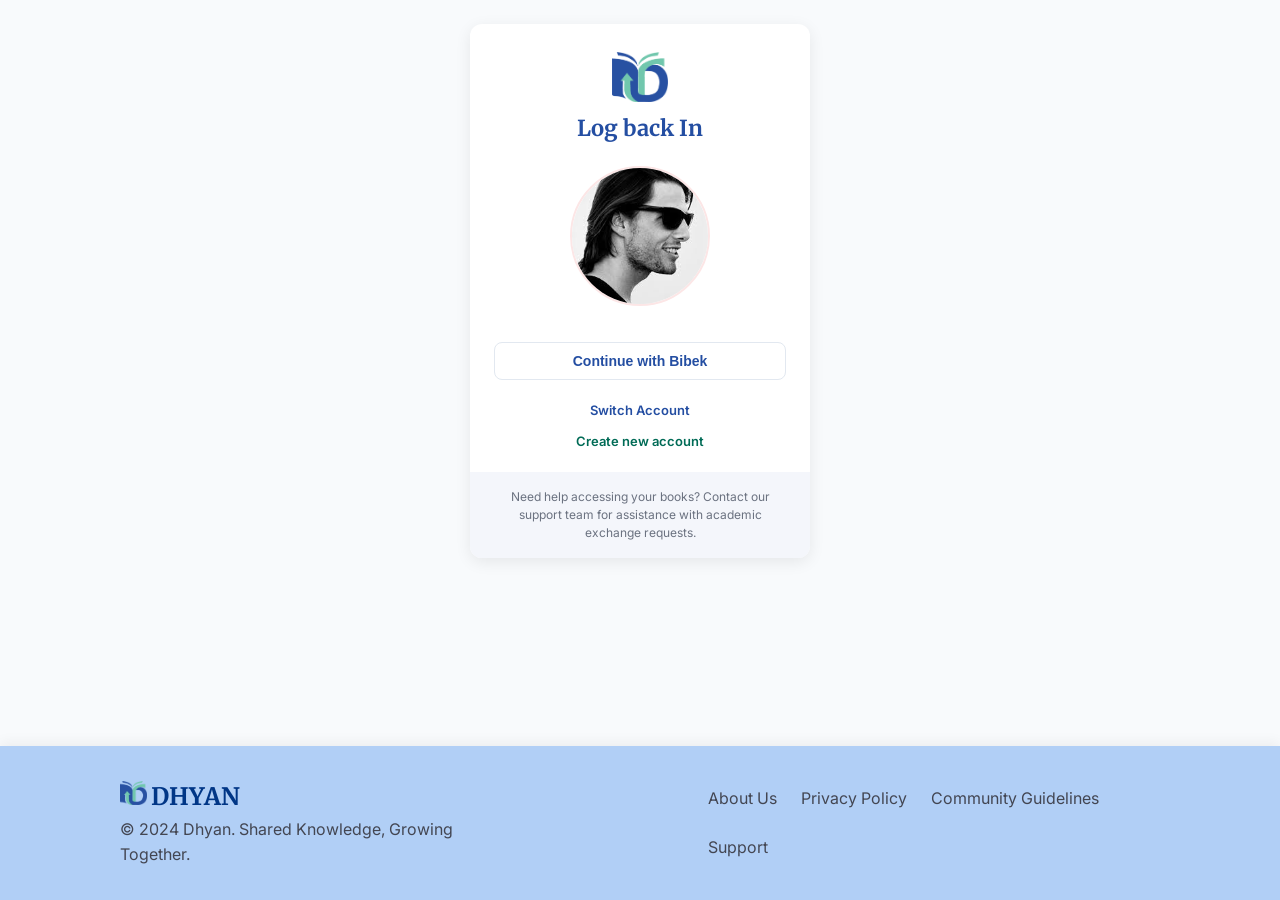
<file: pages/logout.html>
<!doctype html>
<html lang="en">
  <head>
    <meta charset="UTF-8" />
    <meta name="viewport" content="width=device-width, initial-scale=1.0" />

    <title>DHYAN | Logout</title>
    <link rel="icon" type="image/png" href="../assets/icons/logo.png" />

    <!-- Google Fonts -->
    <link rel="preconnect" href="https://fonts.googleapis.com" />
    <link rel="preconnect" href="https://fonts.gstatic.com" crossorigin />
    <link
      href="https://fonts.googleapis.com/css2?family=Inter:wght@400;500;600;700&family=Merriweather:wght@400;700&display=swap"
      rel="stylesheet"
    />
    <link
      rel="stylesheet"
      href="https://cdnjs.cloudflare.com/ajax/libs/font-awesome/6.5.1/css/all.min.css"
    />

    <!-- Global CSS -->
    <link rel="stylesheet" href="../assets/css/variables.css" />
    <link rel="stylesheet" href="../assets/css/components.css" />

    <!-- page css -->
    <link rel="stylesheet" href="../assets/css/logout.css" />
  </head>

  <body>
    <div class="layout">
      <main>
        <div class="auth-card">
          <img
            src="../assets/icons/logo.png"
            alt="DHYAN logo"
            class="auth-logo"
          />

          <h1 class="auth-title">Log back In</h1>

          <div class="auth-avatar">
            <img src="../assets/images/profileM.jpeg" alt="Alexander" />
          </div>

          <button class="btn-continue">Continue with Bibek</button>

          <div class="auth-links">
            <a href="../pages/login.html">Switch Account</a>
            <a href="../pages/register.html">Create new account</a>
          </div>

          <footer class="auth-footer">
            <p>
              Need help accessing your books? Contact our support team for
              assistance with academic exchange requests.
            </p>
          </footer>
        </div>
      </main>
    </div>
    <div id="footer"></div>
    <script src="../assets/js/main.js"></script>
  </body>
</html>
</file>
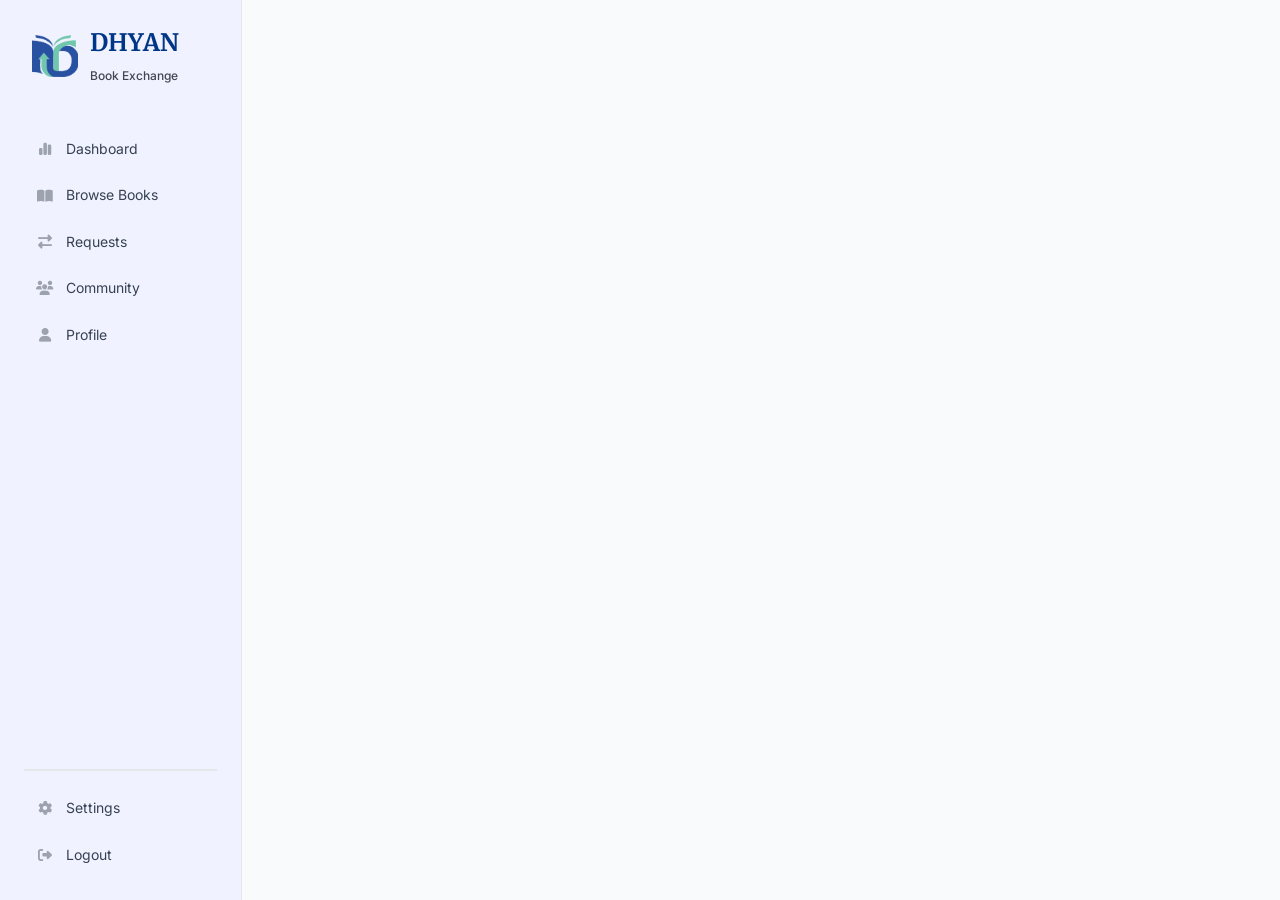
<file: pages/myBooks.html>
<!doctype html>
<html lang="en">
  <head>
    <meta charset="UTF-8" />
    <meta name="viewport" content="width=device-width, initial-scale=1.0" />

    <title>DHYAN | myBooks</title>
    <link rel="icon" type="image/png" href="../assets/icons/logo.png" />

    <!-- Google Fonts -->
    <link rel="preconnect" href="https://fonts.googleapis.com" />
    <link rel="preconnect" href="https://fonts.gstatic.com" crossorigin />
    <link
      href="https://fonts.googleapis.com/css2?family=Inter:wght@400;500;600;700&family=Merriweather:wght@400;700&display=swap"
      rel="stylesheet"
    />
    <link
      rel="stylesheet"
      href="https://cdnjs.cloudflare.com/ajax/libs/font-awesome/6.5.1/css/all.min.css"
    />

    <!-- Global CSS -->
    <link rel="stylesheet" href="../assets/css/variables.css" />
    <link rel="stylesheet" href="../assets/css/components.css" />
  </head>

  <body>
    <div class="dashboard-layout">
      <div id="sidebar"></div>

      <main></main>
    </div>
    <script src="../assets/js/main.js"></script>
  </body>
</html>
</file>
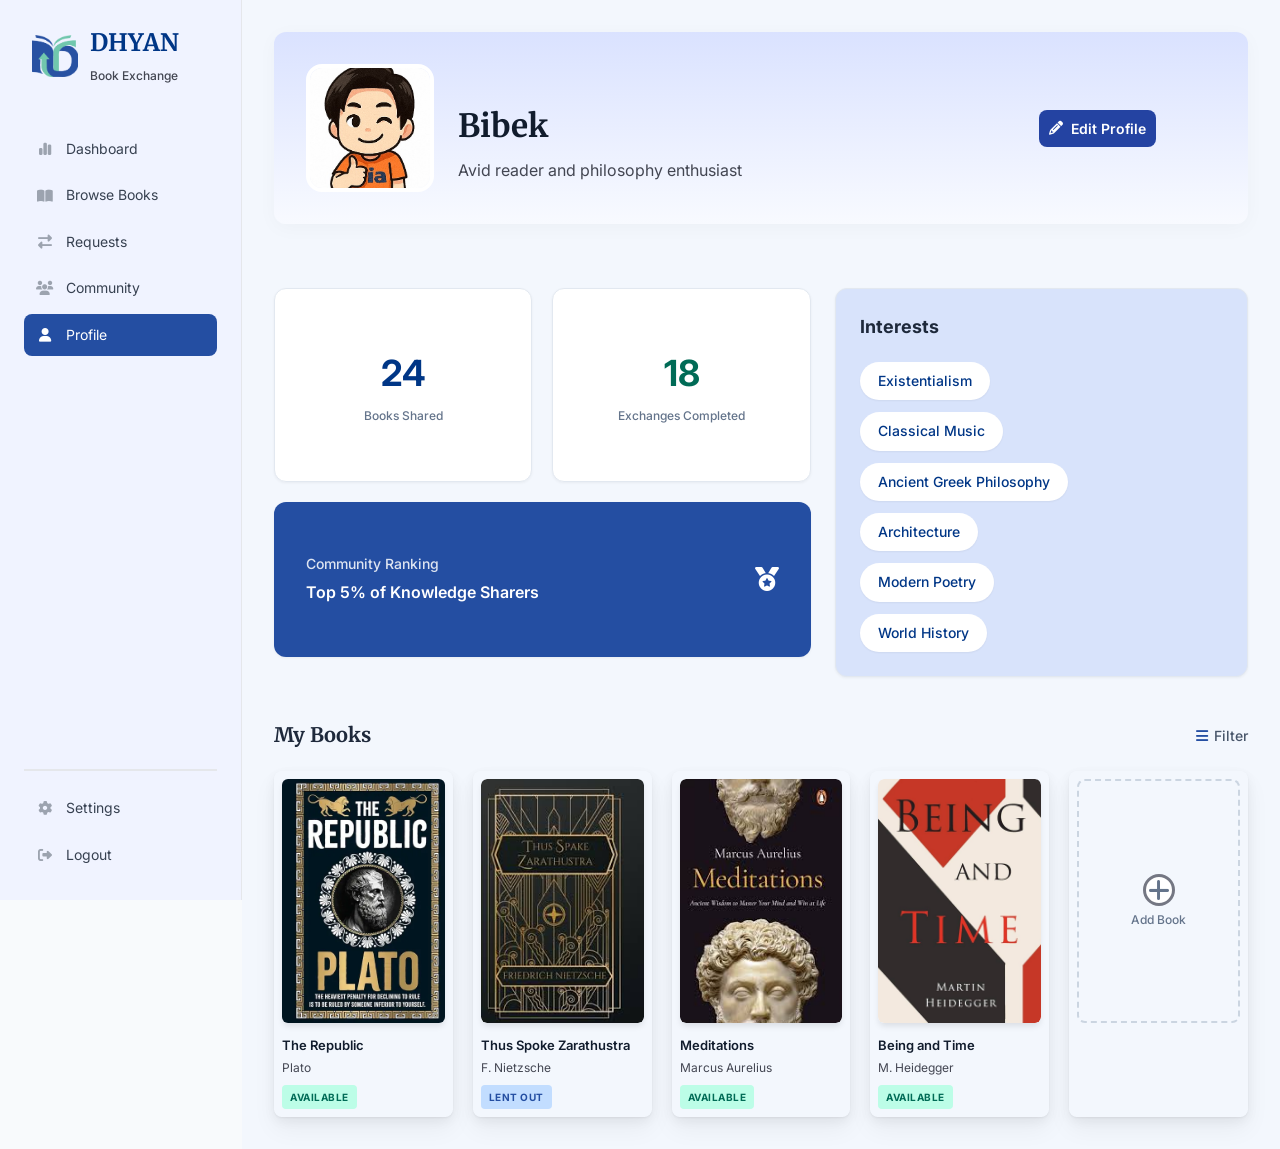
<file: pages/profile.html>
<!doctype html>
<html lang="en">
  <head>
    <meta charset="UTF-8" />
    <meta name="viewport" content="width=device-width, initial-scale=1.0" />

    <title>DHYAN | Profile</title>
    <link rel="icon" type="image/png" href="../assets/icons/logo.png" />

    <!-- Google Fonts -->
    <link rel="preconnect" href="https://fonts.googleapis.com" />
    <link rel="preconnect" href="https://fonts.gstatic.com" crossorigin />
    <link
      href="https://fonts.googleapis.com/css2?family=Inter:wght@400;500;600;700&family=Merriweather:wght@400;700&display=swap"
      rel="stylesheet"
    />
    <link
      rel="stylesheet"
      href="https://cdnjs.cloudflare.com/ajax/libs/font-awesome/6.5.1/css/all.min.css"
    />

    <!-- Global CSS -->
    <link rel="stylesheet" href="../assets/css/variables.css" />
    <link rel="stylesheet" href="../assets/css/components.css" />

    <!-- page css -->
    <link rel="stylesheet" href="../assets/css/profile.css" />
  </head>

  <body>
    <div class="layout">
      <div id="sidebar"></div>
      <main>
        <!-- Profile info -->
        <div class="profile-page">
          <div class="profile-heading">
            <div class="profile-image">
              <div class="image-wrapper">
                <img src="../assets/images/profile.jpeg" alt="">
                </svg>
              </div>
              <div class="info">
                <h1>Bibek</h1>
                <p>Avid reader and philosophy enthusiast</p>
              </div>
            </div>
            <button class="edit-profile">
              <i class="fa-solid fa-pencil"></i> Edit Profile
            </button>
          </div>

          <!-- Achievements -->
          <div class="middle-section">
            <div class="left-stats">
              <div class="stat-row">
                <div class="card stat-card">
                  <span class="stat-number number-blue">24</span>
                  <span class="stat-label">Books Shared</span>
                </div>
                <div class="card stat-card">
                  <span class="stat-number number-green">18</span>
                  <span class="stat-label">Exchanges Completed</span>
                </div>
              </div>
              <div class="card ranking-card">
                <div>
                  <div class="ranking-title">Community Ranking</div>
                  <div class="ranking-subtitle">
                    Top 5% of Knowledge Sharers
                  </div>
                </div>
                <div class="ranking-icon">
                  <i class="fa-solid fa-medal"></i>
                </div>
              </div>
            </div>

            <div class="card interests-card">
              <div class="interests-title">Interests</div>
              <div class="tags-container">
                <span class="tag">Existentialism</span>
                <span class="tag">Classical Music</span>
                <span class="tag">Ancient Greek Philosophy</span>
                <span class="tag">Architecture</span>
                <span class="tag">Modern Poetry</span>
                <span class="tag">World History</span>
              </div>
            </div>
          </div>

          <div class="books-section">
            <div class="books-header">
              <h2>My Books</h2>
              <button class="filter-btn">
                <span class="filter-icon"><i class="fa-solid fa-bars" style="color: #244ea2;"></i></span style="color:#244ea2;"> Filter
              </button>
            </div>

            <div class="books-grid">
              <div class="book-item">
                <div class="book-cover cover-republic">
                  <div class="cover-text-wrapper">
                    <img src="../assets/images/p1.png" alt="The Republic" />
                  </div>
                </div>
                <div class="book-title">The Republic</div>
                <div class="book-author">Plato</div>
                <span class="badge badge-available">AVAILABLE</span>
              </div>

              <div class="book-item">
                <div class="book-cover cover-thus-spoke">
                  <img src="../assets/images/p2.png" alt="Thus spoke" />
                </div>
                <div class="book-title">Thus Spoke Zarathustra</div>
                <div class="book-author">F. Nietzsche</div>
                <span class="badge badge-lent">LENT OUT</span>
              </div>

              <div class="book-item">
                <div class="book-cover cover-meditations">
                  <img src="../assets/images/p3.png" alt="Meditations" />
                </div>
                <div class="book-title">Meditations</div>
                <div class="book-author">Marcus Aurelius</div>
                <span class="badge badge-available">AVAILABLE</span>
              </div>

              <div class="book-item">
                <div class="book-cover cover-being-time">
                  <img src="../assets/images/p4.png" alt="Being and Time" />
                </div>
                <div class="book-title">Being and Time</div>
                <div class="book-author">M. Heidegger</div>
                <span class="badge badge-available">AVAILABLE</span>
              </div>

              <div class="book-item">
                <div class="add-book-card">
                  <div class="add-icon"><i class="fa-solid fa-plus"></i></div>
                  <div class="add-text">Add Book</div>
                </div>
              </div>
            </div>
          </div>
        </div>
      </main>
      <script src="../assets/js/main.js"></script>
    </div>
  </body>
</html>
</file>
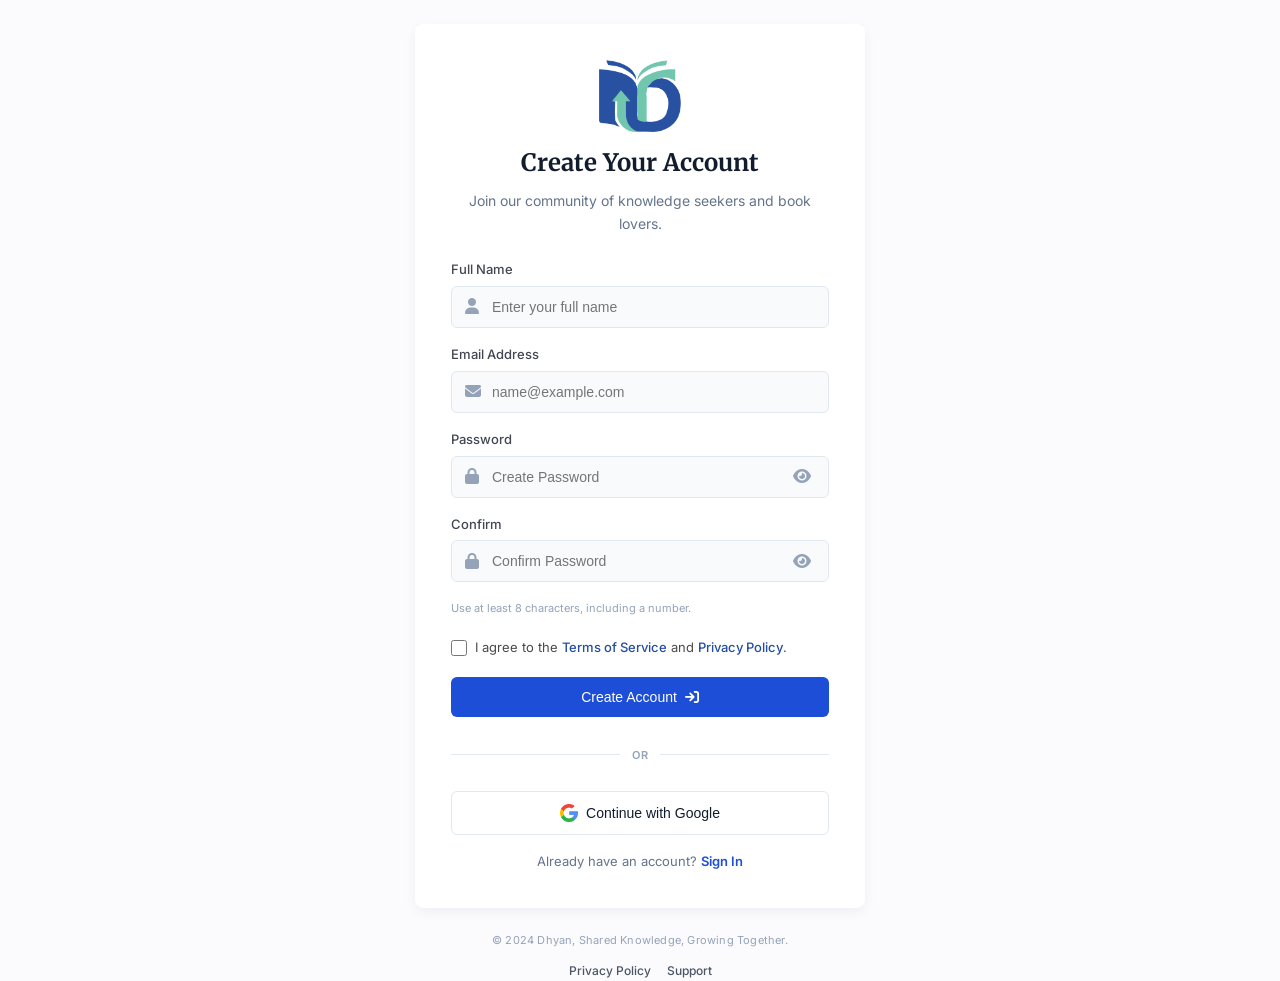
<file: pages/register.html>
<!doctype html>
<html lang="en">
  <head>
    <meta charset="UTF-8" />
    <meta name="viewport" content="width=device-width, initial-scale=1.0" />
    <title>DHYAN | Create Account</title>
    <link rel="icon" type="image/png" href="../assets/icons/logo.png" />

    <!-- Font-awesome -->
    <link
      rel="stylesheet"
      href="https://cdnjs.cloudflare.com/ajax/libs/font-awesome/6.7.2/css/all.min.css"
    />

    <!-- Google Fonts -->
    <link rel="preconnect" href="https://fonts.googleapis.com" />
    <link rel="preconnect" href="https://fonts.gstatic.com" crossorigin />
    <link
      href="https://fonts.googleapis.com/css2?family=Inter:wght@400;500;600;700&family=Merriweather:wght@400;700&display=swap"
      rel="stylesheet"
    />

    <!-- Global CSS -->
    <link rel="stylesheet" href="../assets/css/variables.css" />
    <link rel="stylesheet" href="../assets/css/components.css" />

    <!-- Page CSS -->
    <style>
      body {
        margin: 0;
        font-family: "Inter", sans-serif;
        background-color: #f8fafc;
        display: flex;
        flex-direction: column;
        align-items: center;
        justify-content: center;
        min-height: 100vh;
        background-color: #fbfbfe;
      }

      .register {
        min-height: 100vh;
        display: flex;
        flex-direction: column;
        justify-content: center;
        align-items: center;
        padding: 24px;
        box-sizing: border-box;
        gap: 24px;
        background-color: #fbfbfe;
      }

      .register-card {
        background-color: #ffffff;
        padding: 36px;
        border-radius: 8px;
        width: 450px;
        max-width: 100%;
        box-shadow: 0 4px 12px rgba(17, 28, 45, 0.05);
        box-sizing: border-box;
      }

      .logo-section {
        display: flex;
        flex-direction: column;
        align-items: center;
        text-align: center;
        margin-bottom: 24px;
      }

      .logo-section img {
        height: 72px;
        width: auto;
        object-fit: contain;
        margin-bottom: 12px;
      }

      .logo-section h1 {
        font-family: "Merriweather", serif;
        font-weight: 700;
        font-size: 24px;
        color: #111c2d;
        margin: 0 0 8px 0;
      }

      .logo-section p {
        font-size: 14px;
        color: #64748b;
        margin: 0;
      }

      .register-form {
        display: flex;
        flex-direction: column;
        gap: 16px;
      }

      .input-group {
        display: flex;
        flex-direction: column;
        gap: 6px;
      }

      .input-row {
        display: flex;
        flex-direction: column;
        gap: 16px;
      }

      .input-group label {
        font-size: 13px;
        font-weight: 500;
        color: #434652;
      }

      .label-row {
        display: flex;
        justify-content: space-between;
        align-items: center;
      }

      .label-row a {
        color: #244ea2;
        font-weight: 500;
        font-size: 12px;
        text-decoration: none;
      }

      .label-row a:hover {
        text-decoration: underline;
      }

      .input-wrapper {
        position: relative;
        display: flex;
        align-items: center;
      }

      .input-wrapper input {
        width: 100%;
        padding: 12px 40px;
        border: 1px solid #e2e8f0;
        border-radius: 6px;
        background-color: #f8fafc;
        font-size: 14px;
        color: #111c2d;
        outline: none;
        transition:
          border-color 0.2s ease,
          box-shadow 0.2s ease,
          background-color 0.2s ease;
        box-sizing: border-box;
      }

      .input-wrapper input:focus {
        border-color: #1d4ed8;
        background-color: #ffffff;
        box-shadow: 0 0 0 3px rgba(29, 78, 216, 0.12);
      }

      .input-wrapper .icon {
        position: absolute;
        left: 14px;
        color: #94a3b8;
        pointer-events: none;
        transition: color 0.2s ease;
      }

      .input-wrapper:focus-within .icon {
        color: #1d4ed8;
      }

      .input-wrapper .toggle-password {
        position: absolute;
        right: 14px;
        cursor: pointer;
        color: #94a3b8;
        padding: 4px;
      }

      .input-wrapper .toggle-password:hover {
        color: #64748b;
      }

      .password-hint {
        font-size: 11px;
        color: #94a3b8;
        margin: 2px 0 0 0;
      }

      .checkbox-group {
        display: flex;
        align-items: flex-start;
        gap: 8px;
        margin: 4px 0;
      }

      .checkbox-group input[type="checkbox"] {
        cursor: pointer;
        width: 16px;
        height: 16px;
        margin-top: 2px;
        flex-shrink: 0;
      }

      .checkbox-group label {
        font-size: 13px;
        color: #4a4a4a;
        cursor: pointer;
        user-select: none;
        line-height: 1.5;
      }

      .checkbox-group label a {
        color: #244ea2;
        font-weight: 500;
        text-decoration: none;
      }

      .checkbox-group label a:hover {
        text-decoration: underline;
      }

      .btn-action {
        width: 100%;
        padding: 12px;
        border-radius: 6px;
        font-size: 14px;
        font-weight: 500;
        cursor: pointer;
        display: flex;
        justify-content: center;
        align-items: center;
        gap: 8px;
        box-sizing: border-box;
        text-decoration: none;
        transition: all 0.2s ease;
      }

      .btn-primary {
        background-color: #1d4ed8;
        color: #ffffff;
        border: none;
      }

      .btn-primary:hover {
        background-color: #1e40af;
        transform: translateY(-1px);
        box-shadow: 0 6px 14px rgba(29, 78, 216, 0.25);
      }

      .btn-primary:disabled {
        background-color: #93b0e8;
        cursor: not-allowed;
      }

      .btn-google {
        background-color: #ffffff;
        border: 1px solid #e2e8f0;
        color: #111c2d;
        margin-bottom: 16px;
      }

      .btn-google:hover {
        background-color: #eff6ff;
        transform: translateY(-1px);
      }

      .btn-google img {
        width: 18px;
        height: 18px;
      }

      .divider {
        text-align: center;
        position: relative;
        margin: 24px 0;
      }

      .divider::before {
        content: "";
        position: absolute;
        top: 50%;
        left: 0;
        right: 0;
        height: 1px;
        background: #e2e8f0;
        z-index: 1;
      }

      .divider span {
        background: #ffffff;
        padding: 0 12px;
        font-size: 11px;
        font-weight: 600;
        color: #94a3b8;
        position: relative;
        z-index: 2;
        letter-spacing: 0.5px;
      }

      .signin-prompt {
        text-align: center;
        font-size: 13px;
        color: #64748b;
        margin: 0;
      }

      .signin-prompt a {
        color: #1d4ed8;
        font-weight: 600;
        text-decoration: none;
      }

      .signin-prompt a:hover {
        text-decoration: underline;
      }

      .login-footer {
        text-align: center;
        width: 100%;
        max-width: 520px;
        font-family: "Inter", sans-serif;
      }

      .login-footer p {
        font-size: 11px;
        color: #94a3b8;
        margin: 0 0 12px 0;
        letter-spacing: 0.2px;
      }

      .footer-links {
        display: flex;
        justify-content: center;
        gap: 16px;
      }

      .footer-links a {
        font-size: 12px;
        font-weight: 500;
        color: #4b5563;
        text-decoration: none;
        transition: color 0.2s ease;
      }

      .footer-links a:hover {
        color: #1d4ed8;
        text-decoration: underline;
      }

      /* Responsive Design */
      @media (max-width: 480px) {
        .login {
          padding: 12px;
        }

        .login-card {
          padding: 32px 20px;
          border-radius: 12px;
          box-shadow: none;
        }

        .logo-section h1 {
          font-size: 22px;
        }

        .logo-section img {
          height: 64px;
        }
      }
    </style>
  </head>

  <body>
    <main class="register">
      <div class="register-card">
        <div class="logo-section">
          <img src="../assets/icons/logo.png" alt="Dhyan Logo" />
          <h1>Create Your Account</h1>
          <p>Join our community of knowledge seekers and book lovers.</p>
        </div>

        <form class="register-form">
          <div class="input-group">
            <label for="fullname">Full Name</label>
            <div class="input-wrapper">
              <span class="icon"><i class="fa-solid fa-user"></i></span>
              <input
                type="text"
                id="fullname"
                placeholder="Enter your full name"
                required
              />
            </div>
          </div>

          <div class="input-group">
            <label for="email">Email Address</label>
            <div class="input-wrapper">
              <span class="icon"><i class="fa-solid fa-envelope"></i></span>
              <input
                type="email"
                id="email"
                placeholder="name@example.com"
                required
              />
            </div>
          </div>

          <div class="input-row">
            <div class="input-group">
              <label for="password">Password</label>
              <div class="input-wrapper">
                <span class="icon"><i class="fa-solid fa-lock"></i></span>
                <input
                  type="password"
                  id="password"
                  placeholder="Create Password"
                  required
                />
                <span class="toggle-password"
                  ><i class="fa-solid fa-eye"></i
                ></span>
              </div>
            </div>

            <div class="input-group">
              <label for="confirm-password">Confirm</label>
              <div class="input-wrapper">
                <span class="icon"><i class="fa-solid fa-lock"></i></span>
                <input
                  type="password"
                  id="confirm-password"
                  placeholder="Confirm Password"
                  required
                />
                <span class="toggle-password"
                  ><i class="fa-solid fa-eye"></i
                ></span>
              </div>
            </div>
          </div>
          <p class="password-hint">
            Use at least 8 characters, including a number.
          </p>

          <div class="checkbox-group">
            <input type="checkbox" id="terms" required />
            <label for="terms"
              >I agree to the <a href="#">Terms of Service</a> and
              <a href="#">Privacy Policy</a>.</label
            >
          </div>

          <button type="submit" class="btn-action btn-primary">
            Create Account <i class="fa-solid fa-arrow-right-to-bracket"></i>
          </button>
        </form>

        <div class="divider"><span>OR</span></div>

        <button type="button" class="btn-action btn-google">
          <img src="../assets/icons/google.png" alt="Google Icon" />
          Continue with Google
        </button>

        <p class="signin-prompt">
          Already have an account? <a href="login.html">Sign In</a>
        </p>
      </div>
    </main>
    <footer class="login-footer">
      <p>&copy; 2024 Dhyan, Shared Knowledge, Growing Together.</p>
      <div class="footer-links">
        <a href="#">Privacy Policy</a>
        <a href="#">Support</a>
      </div>
    </footer>

    <script>
      document.querySelectorAll(".toggle-password").forEach((toggle) => {
        toggle.addEventListener("click", () => {
          const input = toggle.previousElementSibling;
          const icon = toggle.querySelector("i");
          const isPassword = input.type === "password";
          input.type = isPassword ? "text" : "password";
          icon.classList.toggle("fa-eye");
          icon.classList.toggle("fa-eye-slash");
        });
      });
    </script>
  </body>
</html>
</file>
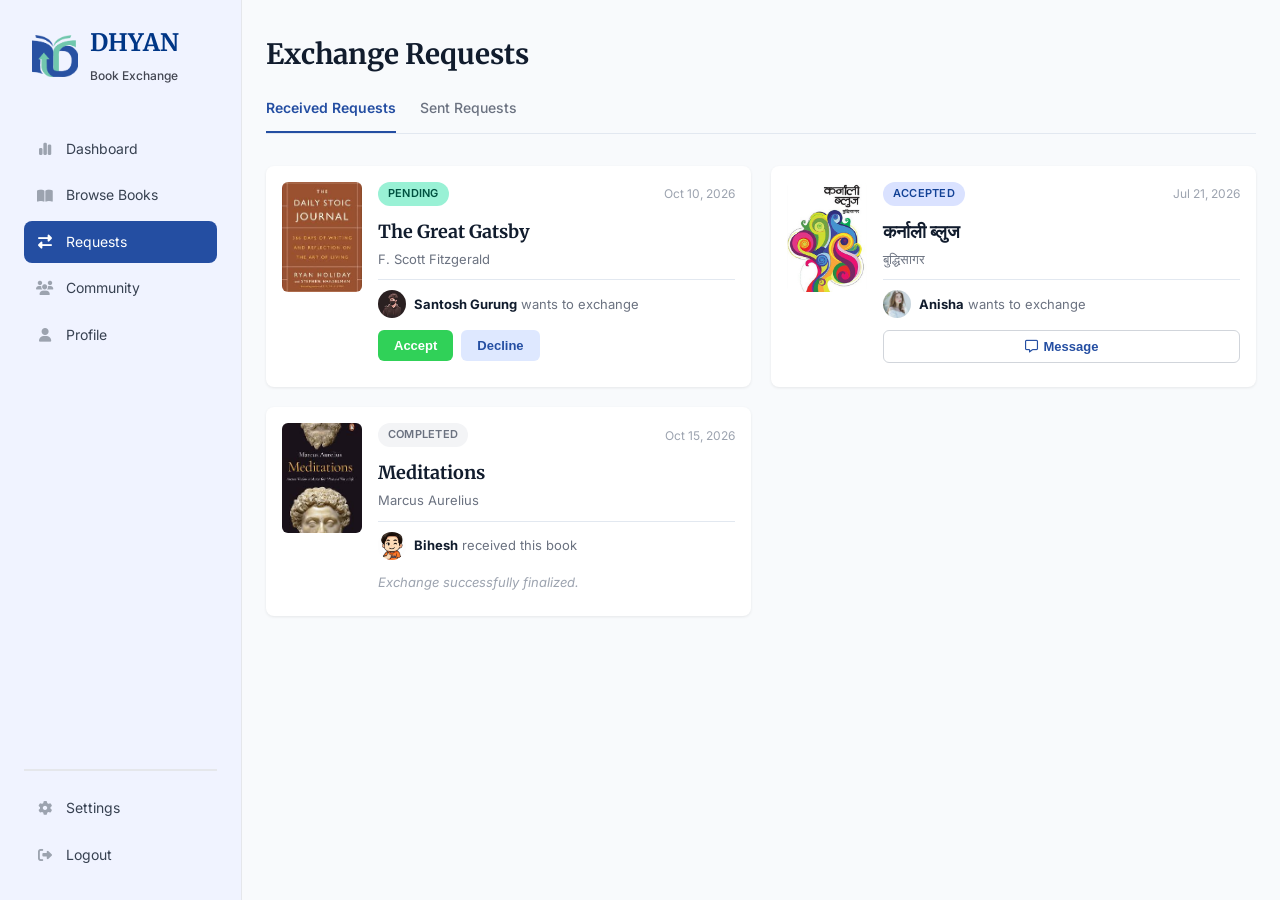
<file: pages/requests.html>
<!doctype html>
<html lang="en">
  <head>
    <meta charset="UTF-8" />
    <meta name="viewport" content="width=device-width, initial-scale=1.0" />

    <title>DHYAN | Requests</title>
    <link rel="icon" type="image/png" href="../assets/icons/logo.png" />

    <!-- Google Fonts -->
    <link rel="preconnect" href="https://fonts.googleapis.com" />
    <link rel="preconnect" href="https://fonts.gstatic.com" crossorigin />
    <link
      href="https://fonts.googleapis.com/css2?family=Inter:wght@400;500;600;700&family=Merriweather:wght@400;700&display=swap"
      rel="stylesheet"
    />
    <link
      rel="stylesheet"
      href="https://cdnjs.cloudflare.com/ajax/libs/font-awesome/6.5.1/css/all.min.css"
    />

    <!-- Global CSS -->
    <link rel="stylesheet" href="../assets/css/variables.css" />
    <link rel="stylesheet" href="../assets/css/components.css" />

    <!-- Page css -->
    <link rel="stylesheet" href="../assets/css/requests.css" />
  </head>

  <body>
    <div class="layout">
      <div id="sidebar"></div>

      <main>
        <div class="exchange-requests">
          <header class="page-header">
            <h1>Exchange Requests</h1>
          </header>
          <nav class="tabs">
            <a href="#" class="tab tab-active" data-tab="received"
              >Received Requests</a
            >
            <a href="#" class="tab" data-tab="sent">Sent Requests</a>
          </nav>

          <section class="request-cards" id="received-panel">
            <div class="request-card">
              <div class="request-cover">
                <img
                  src="../assets/images/p5.png"
                  alt="The Great Gatsby cover"
                />
              </div>
              <div class="request-details">
                <div class="request-top-row">
                  <span class="status-badge status-pending">Pending</span>
                  <span class="request-date">Oct 10, 2026</span>
                </div>
                <h3 class="request-title">The Great Gatsby</h3>
                <p class="request-author">F. Scott Fitzgerald</p>
                <hr class="divider" />
                <div class="request-user">
                  <img
                    src="../assets/images/profile3.jpeg"
                    alt="Santosh"
                    class="avatar"
                  />
                  <p><strong>Santosh Gurung</strong> wants to exchange</p>
                </div>
                <div class="request-actions">
                  <button class="btn-accept">Accept</button>
                  <button class="btn-decline">Decline</button>
                </div>
              </div>
            </div>

            <div class="request-card">
              <div class="request-cover">
                <img
                  src="../assets/images/book4.png"
                  alt="कर्नाली ब्लुज cover"
                />
              </div>
              <div class="request-details">
                <div class="request-top-row">
                  <span class="status-badge status-accepted">Accepted</span>
                  <span class="request-date">Jul 21, 2026</span>
                </div>
                <h3 class="request-title">कर्नाली ब्लुज</h3>
                <p class="request-author">बुद्धिसागर</p>
                <hr class="divider" />
                <div class="request-user">
                  <img
                    src="../assets/images/profile2.jpeg"
                    alt="Anisha"
                    class="avatar"
                  />
                  <p><strong>Anisha</strong> wants to exchange</p>
                </div>
                <button class="btn-message">
                  <i class="fa-regular fa-message"></i> Message
                </button>
              </div>
            </div>

            <div class="request-card">
              <div class="request-cover">
                <img src="../assets/images/p3.png" alt="Meditations cover" />
              </div>
              <div class="request-details">
                <div class="request-top-row">
                  <span class="status-badge status-completed">Completed</span>
                  <span class="request-date">Oct 15, 2026</span>
                </div>
                <h3 class="request-title">Meditations</h3>
                <p class="request-author">Marcus Aurelius</p>
                <hr class="divider" />
                <div class="request-user">
                  <img
                    src="../assets/images/profile.jpeg"
                    alt="Bihesh"
                    class="avatar"
                  />
                  <p><strong>Bihesh</strong> received this book</p>
                </div>
                <p class="request-note">Exchange successfully finalized.</p>
              </div>
            </div>
          </section>

          <section class="request-cards" id="sent-panel" style="display: none">
            <div class="request-card">
              <div class="request-cover">
                <img src="../assets/images/p1.png" alt="Some Book cover" />
              </div>
              <div class="request-details">
                <div class="request-top-row">
                  <span class="status-badge status-pending">Pending</span>
                  <span class="request-date">Aug 1, 2026</span>
                </div>
                <h3 class="request-title">Some Book Title</h3>
                <p class="request-author">Some Author</p>
                <hr class="divider" />
                <div class="request-user">
                  <img
                    src="../assets/images/profile4.jpeg"
                    alt="User"
                    class="avatar"
                  />
                  <p>You requested from <strong>Someone</strong></p>
                </div>
                <button class="btn-decline">Cancel Request</button>
              </div>
            </div>
            <!-- more sent request cards -->
          </section>
        </div>
      </main>
    </div>
    <script src="../assets/js/main.js"></script>
  </body>
</html>
</file>
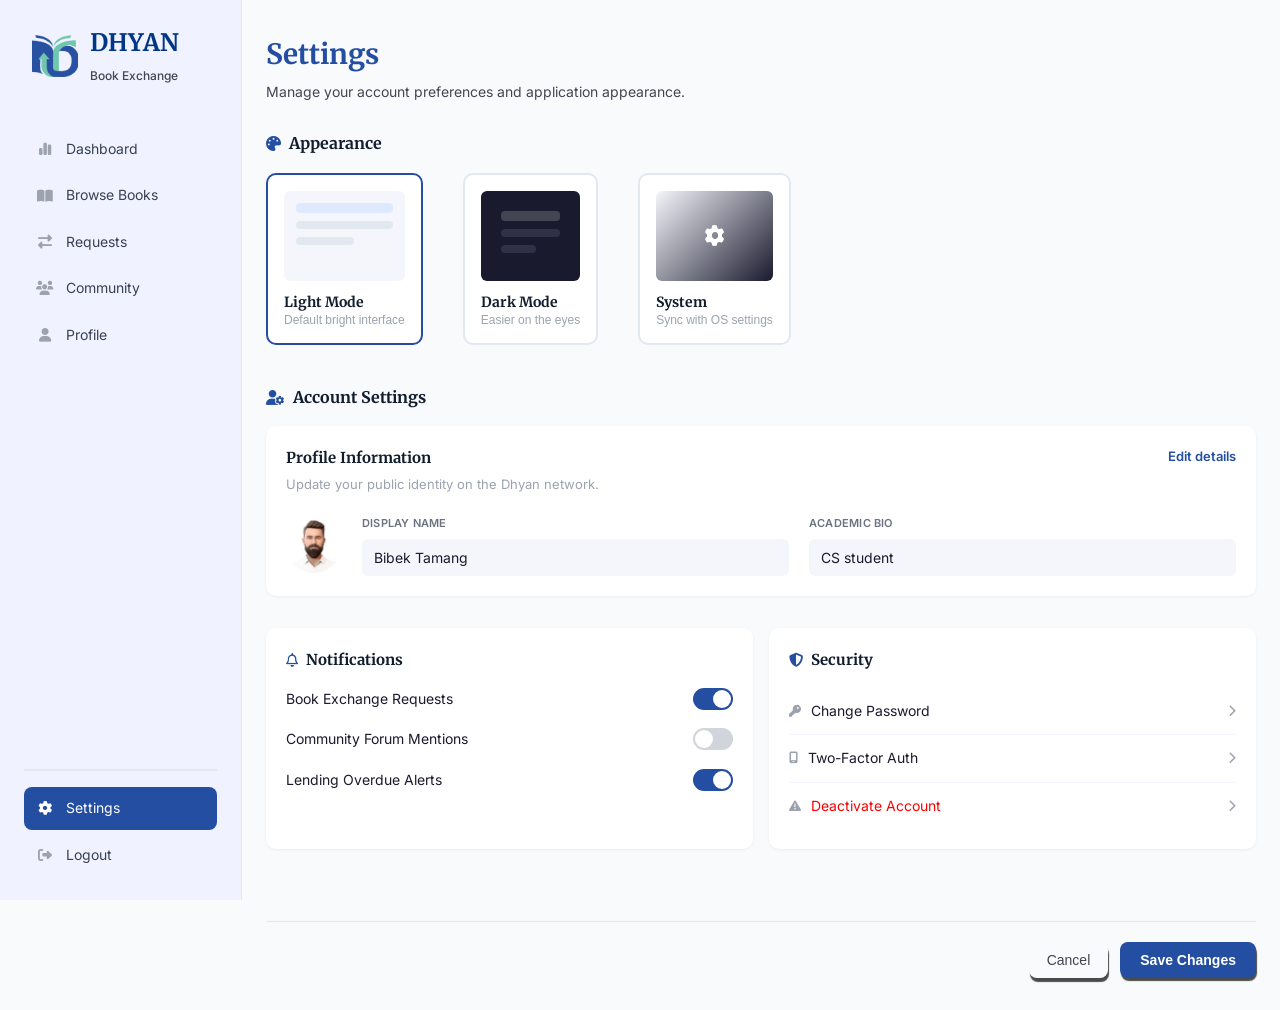
<file: pages/settings.html>
<!doctype html>
<html lang="en">
  <head>
    <meta charset="UTF-8" />
    <meta name="viewport" content="width=device-width, initial-scale=1.0" />

    <title>DHYAN | Settings</title>
    <link rel="icon" type="image/png" href="../assets/icons/logo.png" />

    <!-- Google Fonts -->
    <link rel="preconnect" href="https://fonts.googleapis.com" />
    <link rel="preconnect" href="https://fonts.gstatic.com" crossorigin />
    <link
      href="https://fonts.googleapis.com/css2?family=Inter:wght@400;500;600;700&family=Merriweather:wght@400;700&display=swap"
      rel="stylesheet"
    />
    <link
      rel="stylesheet"
      href="https://cdnjs.cloudflare.com/ajax/libs/font-awesome/6.5.1/css/all.min.css"
    />

    <!-- Global CSS -->
    <link rel="stylesheet" href="../assets/css/variables.css" />
    <link rel="stylesheet" href="../assets/css/components.css" />

    <!-- Page css -->
    <link rel="stylesheet" href="../assets/css/settings.css" />
  </head>

  <body>
    <div class="layout">
      <div id="sidebar"></div>

      <main>
        <div class="settings">
          <header class="page-header">
            <h1>Settings</h1>
            <p>Manage your account preferences and application appearance.</p>
          </header>

          <section class="settings-section">
            <h2><i class="fa-solid fa-palette"></i> Appearance</h2>

            <div class="appearance-options">
              <button class="appearance-card appearance-card-active">
                <div class="appearance-preview preview-light">
                  <span class="preview-bar"></span>
                  <span class="preview-line"></span>
                  <span class="preview-line short"></span>
                </div>
                <h4>Light Mode</h4>
                <p>Default bright interface</p>
              </button>

              <button class="appearance-card">
                <div class="appearance-preview preview-dark">
                  <span class="preview-bar"></span>
                  <span class="preview-line"></span>
                  <span class="preview-line short"></span>
                </div>
                <h4>Dark Mode</h4>
                <p>Easier on the eyes</p>
              </button>

              <button class="appearance-card">
                <div class="appearance-preview preview-system">
                  <i class="fa-solid fa-gear"></i>
                </div>
                <h4>System</h4>
                <p>Sync with OS settings</p>
              </button>
            </div>
          </section>

          <section class="settings-section">
            <h2><i class="fa-solid fa-user-gear"></i> Account Settings</h2>

            <div class="settings-card">
              <div class="settings-card-header">
                <div>
                  <h3>Profile Information</h3>
                  <p>Update your public identity on the Dhyan network.</p>
                </div>
                <a href="#" class="link-edit" id="edit-profile-btn"
                  >Edit details</a
                >
              </div>

              <div class="profile-fields">
                <img
                  src="../assets/images/profile5.png"
                  alt="Bibek"
                  class="profile-avatar"
                />
                <div class="field-group">
                  <label for="display-name">Display Name</label>
                  <input
                    type="text"
                    id="display-name"
                    value="Bibek Tamang"
                    readonly
                  />
                </div>
                <div class="field-group">
                  <label for="academic-bio">Academic Bio</label>
                  <input
                    type="text"
                    id="academic-bio"
                    value="CS student"
                    readonly
                  />
                </div>
              </div>
            </div>

            <div class="settings-columns">
              <div class="settings-card">
                <h3><i class="fa-regular fa-bell"></i> Notifications</h3>

                <ul class="toggle-list">
                  <li>
                    <span>Book Exchange Requests</span>
                    <button
                      class="toggle toggle-on"
                      aria-pressed="true"
                    ></button>
                  </li>
                  <li>
                    <span>Community Forum Mentions</span>
                    <button class="toggle" aria-pressed="false"></button>
                  </li>
                  <li>
                    <span>Lending Overdue Alerts</span>
                    <button
                      class="toggle toggle-on"
                      aria-pressed="true"
                    ></button>
                  </li>
                </ul>
              </div>

              <div class="settings-card">
                <h3><i class="fa-solid fa-shield-halved"></i> Security</h3>

                <ul class="settings-list">
                  <li>
                    <a href="#">
                      <span
                        ><i class="fa-solid fa-key"></i> Change Password</span
                      >
                      <i class="fa-solid fa-chevron-right"></i>
                    </a>
                  </li>
                  <li>
                    <a href="#">
                      <span
                        ><i class="fa-solid fa-mobile-screen"></i> Two-Factor
                        Auth</span
                      >
                      <i class="fa-solid fa-chevron-right"></i>
                    </a>
                  </li>
                  <li>
                    <a href="#" class="link-danger">
                      <span
                        ><i class="fa-solid fa-triangle-exclamation"></i>
                        Deactivate Account</span
                      >
                      <i class="fa-solid fa-chevron-right"></i>
                    </a>
                  </li>
                </ul>
              </div>
            </div>
          </section>

          <footer class="settings-footer">
            <button class="btn-cancel">Cancel</button>
            <button class="btn-save">Save Changes</button>
          </footer>
        </div>
      </main>
    </div>
    <script src="../assets/js/main.js"></script>
  </body>
</html>
</file>
<file: assets/css/variables.css>
:root {
  /* Brand Colors */

  --primary-color: #244ea2;
  --secondary-color: #70c7ad;

  /* Background Color */

  --background-color: #f8fafc;
  --surface-color: #ffffff;

  /* Text Colors */

  --text-primary: #1e293b;
  --text-secondary: #64748b;

  /* Status Color */

  --success-color: #22c55e;
  --error-color: #ef4444;
  --warning-color: #f59e0b;

  /* Typography */

  --heading-font: "Merriweather", serif;
  --body-font: "Inter", sans-serif;

  /* Font Size */

  --fs-sm: 14px;
  --fs-md: 16px;
  --fs-lg: 20px;
  --fs-xl: 32px;
  --fs-xxl: 48px;

  /* Spacing */

  --space-xs: 4px;
  --space-sm: 8px;
  --space-md: 16px;
  --space-lg: 24px;
  --space-xl: 32px;
  --space-xxl: 48px;

  /* Border Radius */

  --radius-sm: 8px;
  --radius-md: 12px;
  --radius-lg: 20px;

  /* shadows */

  --shadow-sm: 0 2px 8px rgba(0, 0, 0, 0.08);
  --shadow-md: 0 4px 16px rgba(0, 0, 0, 0.12);
}

:root[data-theme="dark"] {
  --bg-color: #1a1a2e;
  --text-color: #f4f6fb;
  --card-bg: #23233a;
}
</file>
<file: assets/css/components.css>
/* CSS Reset */

* {
  margin: 0;
  padding: 0;
  box-sizing: border-box;
}

/* Body */

body {
  font-family: var(--body-font);
  background-color: var(--background-color);
  color: var(--text-primary);
  line-height: 1.6;
}

/* Typorgraphy */

h1,
h2,
h3,
h4,
h5,
h6 {
  font-family: var(--heading-font);
  color: var(--text-primary);
}

p {
  color: var(--text-secondary);
}

/* Links */
a {
  text-decoration: none;
  color: inherit;
}

/* Card*/
.card {
  background: var(--surface-color);
  border-radius: var(--radius-md);
  box-shadow: var(--shadow-sm);
  padding: var(--space-lg);
}

/* Navbar */
.navbar {
  background-color: #f9f9ff;
  position: fixed;
  width: 100%;
  overflow-y: hidden;
  top: 0;
  z-index: 1;
}

.navbar .container {
  display: flex;
  justify-content: space-between;
  align-items: center;
  padding: 1rem 4rem;
  background-color: #ffffff;
  border-bottom: 1px solid #f0f0f0;
  font-family: "Inter", sans-serif;
  padding: 16px 120px;
}

.navbar .container .brand {
  display: flex;
  align-items: center;
  gap: 8px;
}

.navbar .container .brand img {
  height: 32px;
  width: auto;
}

.navbar .container .brand .brand-name {
  text-align: center;
  font-weight: bold;
  font-family: Merriweather;
  font-size: 24px;
  color: #003686;
}

.navbar .container .nav-links {
  display: flex;
  list-style: none;
  gap: 40px;
  padding: 0px;
  margin: 0;
}

.navbar .container .nav-links li a {
  transition: 0.1s ease;
}

.navbar .container .nav-links li a:hover {
  font-weight: 500;
  color: #003686;
}

.navbar .container .nav-actions {
  display: flex;
  align-items: center;
  gap: 16px;
  position: relative;
}

.navbar .container .nav-actions .notifications,
.navbar .container .nav-actions .profile {
  background: none;
  border: none;
  padding: 0;
}

.navbar .container .nav-actions .notifications i,
.navbar .container .nav-actions .profile i {
  font-size: 20px;
  color: #434652;
  transition: color 0.2s ease;
}

.navbar .container .nav-actions .notifications i:hover,
.navbar .container .nav-actions .profile i:hover {
  color: #003686;
  font-weight: 500;
  scale: calc(1.1);
}

#notification {
  position: relative;
}
.navbar .container .nav-actions .notification-number {
  position: absolute;
  right: 32px;
  bottom: 13px;
  background: red;
  border-radius: 50%;
  height: 14px;
  width: 14px;
  color: white;
  display: flex;
  justify-content: center;
  font-size: 10px;
  align-items: center;
}

/* Responsive CSS */
@media (max-width: 768px) {
  .navbar .container {
    padding: 16px 24px;
  }

  .navbar .container .nav-links {
    display: none;
  }

  .navbar .container .nav-actions {
    gap: 12px;
  }
}

@media (max-width: 480px) {
  .navbar .container {
    padding: 12px 16px;
  }

  .navbar .container .brand .brand-name {
    font-size: 20px;
  }
}

/* Footer */
.footer-container {
  padding: 32px 120px;
  background-color: #b1cff6;
  display: flex;
  justify-content: center;
  box-sizing: border-box;
  box-shadow: 0 -4px 12px rgba(0, 0, 0, 0.05);
}
.footer-container .footer {
  display: flex;
  justify-content: space-between;
  align-items: center;
  max-width: 1100px;
  gap: 200px;
  width: 100%;
}
.footer-container .footer .footer-left img {
  height: 24px;
  width: auto;
}

.footer-container .footer .footer-left span {
  text-align: center;
  font-weight: bold;
  font-family: Merriweather;
  font-size: 24px;
  color: #003686;
}

.footer-container .footer .footer-left p {
  color: #434652;
  font-size: 16px;
}

.footer-container .footer .footer-right .nav-links {
  display: flex;
  list-style: none;
  padding: 0;
  margin: 0;
  gap: 24px;
  flex-wrap: wrap;
}

.footer-container .footer .footer-right .nav-links ul li {
  color: #434652;
  font-size: 12px;
  font-family: Inter, sans-serif;
  font-weight: 600;
}

.footer-right .nav-links .nav-item {
  color: #434652;
  transition: color 0.2s ease;
}

.footer-right .nav-links .nav-item:hover {
  color: #18191f;
  font-weight: 400;
}

/* Footer Resposive CSS */
@media (max-width: 768px) {
  .footer-container {
    padding: 32px 24px;
  }

  .footer-container .footer {
    flex-direction: column;
    align-items: flex-start;
    gap: 24px;
  }

  .footer-container .footer .footer-right .nav-links {
    gap: 16px 24px;
  }
}

@media (max-width: 480px) {
  .footer-container .footer .footer-right .nav-links {
    flex-direction: column;
    gap: 12px;
  }
}

/* Sidebar CSS */

.sidebar {
  width: 242px;
  height: 100vh;
  background: #ffffff;
  border-right: 1px solid #e5e7eb;
  font-family: "Inter", sans-serif;
  padding: 24px;
  background-color: #f0f3ff;
  position: sticky;
  top: 0;
  left: 0;
  display: flex;
  flex-direction: column;
}

.sidebar .sidebar-logo {
  display: flex;
  align-items: center;
  gap: 12px;
  margin-bottom: 40px;
  padding: 0 8px;
}

.sidebar-logo img {
  height: 42px;
  width: 46px;
  object-fit: cover;
}

.sidebar-logo .logo-text .logo-title {
  font-size: 24px;
  color: #003686;
  font-family: Merriweather;
}

.sidebar-logo .logo-text .logo-subtitle {
  font-size: 12px;
  font-weight: 500;
  color: #434652;
}

.sidebar .sidebar-nav {
  display: flex;
  flex-direction: column;
  gap: 4px;
}

.sidebar .nav-item {
  display: flex;
  align-items: center;
  gap: 12px;
  padding: 10px 12px;
  border-radius: 8px;
  color: #374151;
  text-decoration: none;
  font-size: 14px;
  transition:
    background 0.15s ease,
    color 0.15s ease;
}

.sidebar .nav-item i {
  width: 18px;
  text-align: center;
  color: #9ca3af;
  transition: color 0.15s ease;
}

.sidebar .nav-item:hover {
  background: #244ea2;
  color: white;
}

.sidebar .nav-item.active {
  background-color: #244ea2;
  color: white;
  border-radius: 8px;
}

.sidebar:has(.nav-item:hover) .nav-item.active:not(:hover) {
  background: transparent;
  color: #374151;
}
.sidebar:has(.nav-item:hover) .nav-item.active:not(:hover) i {
  color: #9ca3af;
}

.sidebar .nav-item.active i {
  color: #ffffff;
}

.sidebar .navigation {
  display: flex;
  flex-direction: column;
  flex: 1;
  justify-content: space-between;
}

.sidebar .navigation .sidebar-footer {
  display: flex;
  flex-direction: column;
  gap: 4px;
  margin-top: auto;
  padding-top: 16px;
  border-top: 2px solid #e5e7eb;
}

.sidebar .navigation .sidebar-footer a {
  font-size: 14px;
  padding: 10px 12px;
}

@media (max-width: 768px) {
  .sidebar {
    transform: translateX(-100%);
    transition: transform 0.25s ease;
    z-index: 1000;
    width: 240px;
    display: none;
  }
}
</file>
<file: assets/css/home.css>
.main-container {
  box-sizing: border-box;
  margin-top: 54px;
  background-color: #f8fafc;
}
.main-container .hero {
  padding: 128px 120px;
}

.main-container .hero h1 {
  text-align: center;
  color: #111c2d;
}

.main-container .hero .text-wrapper {
  margin-top: 24px;
  width: 668px;
  margin-left: auto;
  margin-right: auto;
  margin-top: 24px;
  margin-bottom: 40px;
  max-width: 100%;
  box-sizing: border-box;
  text-align: center;
}

.main-container .hero .text-wrapper p {
  font-family: inter;
  font-size: 18px;
  color: #434652;
}

.main-container .hero .hero-buttons {
  display: flex;
  justify-content: center;
  align-items: center;
  gap: 16px;
  flex-wrap: wrap;
}

.main-container .hero .hero-buttons .get-started {
  background-color: #1a3978;
  color: #e6ebfa;
  padding: 12px 32px;
  border-radius: 8px;
  border: solid 2px #1a3978;
  transition: 0.5s ease;
}

.main-container .hero .hero-buttons .get-started:hover {
  background-color: #244ea2;
  border: 2px solid #244ea2;
}

.main-container .hero .hero-buttons .community {
  border: solid 2px #244ea2;
  border-radius: 8px;
  padding: 12px 24px;
  color: #244ea2;
}

.main-container .hero .hero-buttons .community:hover {
  background-color: rgb(228, 255, 228);
}

/* Features Section */
.feature-section {
  background-color: #ffffff;
  padding: 64px 120px;
  display: flex;
  justify-content: center;
}

.feature-section .feature-wrapper {
  display: flex;
  gap: 32px;
  max-width: 1100px;
  width: 100%;
  box-sizing: border-box;
  flex-wrap: wrap;
}

.feature-section .feature-wrapper .feature {
  flex: 1;
  padding: 32px;
  height: 272px;
  width: 325px;
  background-color: #f9f9ff;
  border-radius: 12px;
  padding: 32px;
  box-shadow:
    0 4px 20px rgba(0, 0, 0, 0.03),
    0 1px 3px rgba(0, 0, 0, 0.02);
  border: 2px solid rgba(0, 0, 0, 0.01);
  display: flex;
  flex-direction: column;
  align-items: flex-start;
  transition:
    transform 0.25s cubic-bezier(0.4, 0, 0.2, 1),
    box-shadow 0.25s cubic-bezier(0.4, 0, 0.2, 1);
}

.feature-section .feature-wrapper .feature:hover {
  transform: translateY(-2px);
  box-shadow:
    0 12px 24px rgba(0, 0, 0, 0.06),
    0 4px 8px rgba(0, 0, 0, 0.04);
}

.feature-section .feature-wrapper .feature .icon-container1,
.feature-section .feature-wrapper .feature .icon-container2,
.feature-section .feature-wrapper .feature .icon-container3 {
  margin-bottom: 12px;
  background-color: #e4e6f1;
  padding: 12px;
  border-radius: 8px;
  height: 46px;
  width: 42px;
}

.feature-section .feature-wrapper .feature .icon-container1 i,
.feature-section .feature-wrapper .feature .icon-container3 i {
  color: #244ea2;
}

.feature-section .feature-wrapper .feature .icon-container2 {
  background-color: #dff1ee;
}

.feature-section .feature-wrapper .feature .icon-container2 i {
  color: green;
}

.feature-section .feature-wrapper .feature h3 {
  margin-top: 12px;
  margin-bottom: 12px;
  color: #111c2d;
  font-size: 20px;
  font-family: inter;
}

.feature-section .feature-wrapper .feature p {
  max-width: 256px;
  box-sizing: border-box;
  color: #434652;
  font-size: 16px;
  text-align: left;
}

/* Popular Books Section */
.popular-books {
  padding: 96px 120px;
  display: flex;
  justify-content: center;
}

.popular-books .popular-books-container {
  box-sizing: border-box;
  max-width: 1100px;
  width: 100%;
}

.popular-books .popular-books-container .heading-container {
  display: flex;
  justify-content: space-between;
  align-items: flex-end;
  margin-bottom: 40px;
}

.popular-books .popular-books-container .heading-container .heading-text h2 {
  font-family: Merriweather;
  font-size: 32px;
  margin-bottom: 8px;
}

.popular-books .popular-books-container .heading-container .heading-text p {
  margin: 0;
  color: #434652;
  font-size: 16px;
}

.popular-books .popular-books-container .heading-container .view-all {
  background: none;
  border: none;
  color: #244ea2;
  font-weight: 600;
  cursor: pointer;
  display: flex;
  align-items: center;
  gap: 8px;
  padding: 8px 0;
}

.popular-books .popular-books-container .bookCards-container {
  display: grid;
  grid-template-columns: repeat(auto-fit, minmax(240px, 1fr));
  gap: 24px;
}

.popular-books .popular-books-container .bookCards-container .card {
  background: #ffffff;
  border-radius: 12px;
  border: 1px solid #e2e8f0;
  overflow: hidden;
  box-shadow: 0 1px 9px rgba(0, 0, 0, 0.05);
  display: flex;
  flex-direction: column;
  padding: 0;
  transition: 0.3s ease;
  position: relative;
}

.popular-books .popular-books-container .bookCards-container .card:hover {
  transform: translatey(-4px);
  box-shadow:
    0 10px 25px -5px rgba(0, 0, 0, 0.1),
    0 8px 10px -6px rgba(0, 0, 0, 0.1);
}

.popular-books-container .bookCards-container .card .image-wrapper {
  position: relative;
  background-color: #eff6ff;
  height: 192px;
  display: flex;
  justify-content: center;
  align-items: center;
  width: 100%;
}

.popular-books-container .bookCards-container .card .tag,
.popular-books-container .bookCards-container .card .tagEx {
  display: block;
  position: absolute;
  top: 8px;
  right: 16px;
  background-color: green;
  padding: 2px 6px;
  border-radius: 4px;
  font-size: 10px;
  font-family: Inter, sans-serif;
  color: white;
  font-weight: 500;
}

.popular-books-container .bookCards-container .card .tagEx {
  background-color: orange;
}

.popular-books-container .bookCards-container .card .image-wrapper img {
  height: 160px;
  max-width: 100%;
  object-fit: contain;
}

.popular-books-container .bookCards-container .card .book-info {
  padding: 16px;
  display: flex;
  flex-direction: column;
  gap: 4px;
}

.popular-books-container .bookCards-container .card .book-info h4 {
  margin: 0;
  font-size: 18px;
  font-family: Inter, sans-serif;
  color: #111c2d;
  text-align: left;
  white-space: nowrap;
  margin-bottom: 4px;
}
.popular-books-container .bookCards-container .card .book-info .author {
  font-size: 14px;
  color: #434652;
}

.popular-books-container .bookCards-container .card .book-info .last {
  display: flex;
  align-items: center;
  justify-content: space-between;
}

.popular-books-container .bookCards-container .card .book-info .last button {
  border: none;
  background-color: white;
}

.popular-books-container .bookCards-container .card .book-info .last i {
  color: #244ea2;
  font-size: 18px;
  transition: 0.3s ease;
}

.popular-books-container .bookCards-container .card .book-info .last i:hover {
  color: #eab308;
  transform: scale(1.1);
}
.popular-books-container .bookCards-container .card .book-info .genre {
  font-size: 12px;
  color: #244ea2;
  background-color: #eff6ff;
  padding: 4px 8px;
  border-radius: 4px;
  align-self: flex-start;
  margin-top: 8px;
  font-weight: 600;
}

/* Responsive CSS */

@media (max-width: 992px) {
  .main-container .hero,
  .feature-section,
  .popular-books {
    padding: 64px 40px;
  }
}

@media (max-width: 768px) {
  .main-container .hero {
    padding: 48px 24px;
  }

  .main-container .hero h1 {
    font-size: 32px;
  }

  .main-container .hero .text-wrapper {
    width: 100%;
    margin-bottom: 32px;
  }

  .main-container .hero .text-wrapper p {
    font-size: 16px;
  }

  .feature-section {
    padding: 48px 24px;
  }

  .feature-section .feature-wrapper {
    gap: 20px;
  }

  .feature-section .feature-wrapper .feature {
    width: 100%;
    height: auto;
    min-width: 100%;
  }

  .feature-section .feature-wrapper .feature p {
    max-width: 100%;
  }

  .popular-books {
    padding: 48px 24px;
  }

  .popular-books .popular-books-container .heading-container {
    flex-direction: column;
    align-items: flex-start;
    gap: 16px;
    margin-bottom: 24px;
  }

  .popular-books .popular-books-container .heading-container .heading-text h2 {
    font-size: 26px;
  }

  .popular-books .popular-books-container .bookCards-container {
    grid-template-columns: repeat(auto-fit, minmax(200px, 1fr));
    gap: 16px;
  }
}

@media (max-width: 480px) {
  .main-container .hero h1 {
    font-size: 26px;
  }

  .main-container .hero .hero-buttons {
    flex-direction: column;
    width: 100%;
  }

  .main-container .hero .hero-buttons .get-started,
  .main-container .hero .hero-buttons .community {
    width: 100%;
    text-align: center;
  }
}
</file>
<file: assets/css/books.css>
.bookspage-layout {
  display: flex;
  margin: 0;
  padding: 0;
  box-sizing: border-box;
}

.bookspage-layout main {
  flex: 1;
  min-width: 0;
}

.bookspage-layout main .topbar {
  display: flex;
  justify-content: flex-end;
  align-items: center;
  gap: 16px;
  padding: 16px 32px;
  background-color: #f9f9ff;
  box-shadow: 0 1px 2px 0 rgba(0, 0, 0, 0.05);
  position: relative;
}

.bookspage-layout main .topbar .search-wrapper {
  position: absolute;
  left: 50%;
  top: 50%;
  transform: translate(-50%, -50%);
  display: flex;
  justify-content: center;
  align-items: center;
  flex: none;
  width: 100%;
  max-width: 420px;
}

.bookspage-layout main .topbar .search-wrapper .search {
  display: flex;
  align-items: center;
  justify-content: center;
  gap: 10px;
  background-color: #f0f3ff;
  border-radius: 9999px;
  padding: 12px;
  width: 100%;
}

.bookspage-layout main .topbar .search-wrapper .search {
  display: flex;
  align-items: center;
  justify-content: center;
  gap: 10px;
  background-color: #f0f3ff;
  border-radius: 9999px;
  padding: 12px;
  width: 100%;
  max-width: 420px;
}

.bookspage-layout main .topbar .search-wrapper .search input {
  border: none;
  background: transparent;
  outline: none;
  font-family: "Inter", sans-serif;
  font-size: 14px;
  width: 100%;
  min-width: 0;
}

.bookspage-layout main .topbar .topbar-actions {
  display: flex;
  gap: 12px;
  flex-shrink: 0;
}

#notification {
  position: relative;
  padding: 4px;
}

#notification .notification-number {
  position: absolute;
  top: 1px;
  right: 0;
  background-color: red;
  height: 16px;
  width: 16px;
  padding: 2px;
  border-radius: 50%;
  color: white;
  display: flex;
  justify-content: center;
  font-size: 10px;
  align-items: center;
}

.bookspage-layout main .topbar .topbar-actions button {
  background: none;
  border: none;
  padding: 0;
}

.bookspage-layout main .topbar .topbar-actions button i {
  font-size: 22px;
  color: #434652;
  transition: 0.2s ease;
}
.bookspage-layout main .topbar .topbar-actions button i:hover {
  transform: scale(1.07);
}

.bookspage-layout main .page {
  padding: 32px;
  max-width: 1200px;
  margin: 0 auto;
}

.bookspage-layout main .page .page-header {
  display: flex;
  justify-content: space-between;
  align-items: center;
  gap: 16px;
  flex-wrap: wrap;
  margin-bottom: 32px;
}

.bookspage-layout main .page .page-header .header-info h2 {
  color: #111c2d;
  font-size: clamp(24px, 3vw, 32px);
  margin-bottom: 8px;
}

.bookspage-layout main .page .page-header .header-info p {
  color: #434652;
  font-size: 16px;
}

.bookspage-layout main .page .page-header .btn-primary {
  padding: 12px 16px;
  border-radius: 8px;
  background-color: #244ea2;
  border: none;
  color: #ffffff;
  white-space: nowrap;
}

.bookspage-layout main .page .filter-bar {
  display: flex;
  justify-content: space-between;
  align-items: center;
  gap: 12px;
  flex-wrap: wrap;
  margin-bottom: 32px;
  border-bottom: 1px solid #c4c6d3;
  padding-bottom: 16px;
}
.bookspage-layout main .page .filter-bar .filter-group .filter-dropdown {
  background-color: transparent;
  padding: 8px 28px 8px 12px;
  border-radius: 8px;
  border: 1px solid grey;
  white-space: nowrap;
  font-family: "Inter", sans-serif;
  font-size: 14px;
  color: #374151;
  cursor: pointer;
  appearance: none;
  -webkit-appearance: none;
  -moz-appearance: none;
  background-image: url("data:image/svg+xml;utf8,<svg xmlns='http://www.w3.org/2000/svg' width='10' height='6' viewBox='0 0 10 6' fill='none'><path d='M1 1L5 5L9 1' stroke='%23434652' stroke-width='1.5' stroke-linecap='round' stroke-linejoin='round'/></svg>");
  background-repeat: no-repeat;
  background-position: right 12px center;
}

.bookspage-layout main .page .filter-bar .filter-group .filter-dropdown:focus {
  outline: none;
  border-color: #244ea2;
}

.bookspage-layout main .page .filter-bar .more-filters {
  padding: 8px;
  border-radius: 8px;
  border: none;
  background: none;
  color: #244ea2;
  white-space: nowrap;
}

.bookspage-layout main .page .book-grid {
  display: grid;
  grid-template-columns: repeat(auto-fill, minmax(220px, 1fr));
  gap: 24px;
  font-family: sans-serif;
  padding: 16px 20px;
}

.bookspage-layout main .page .book-grid .book-card {
  flex: 1;
  border: none;
  border-radius: 12px;
  padding: 12px;
  display: flex;
  flex-direction: column;
  box-shadow: 0 1px 3px rgba(17, 28, 45, 0.08);
  background-color: #ffffff;
  transition: all 0.2s ease;
  height: 100%;
  width: 100%;
}

.bookspage-layout main .page .book-grid .book-card:hover {
  transform: translateY(-2px);
  box-shadow: 0 8px 20px rgba(17, 28, 45, 0.12);
}

.bookspage-layout main .page .book-grid .book-card .book-cover {
  position: relative;
  background-color: #eef1f8;
  border-radius: 8px;
  overflow: hidden;
  padding: 8px;
}

.bookspage-layout main .page .book-grid .book-card .book-cover .bookmark-btn {
  position: absolute;
  top: 10px;
  right: 10px;
  border: none;
  padding: 7px;
  width: 28px;
  height: 28px;
  display: flex;
  align-items: center;
  justify-content: center;
  border-radius: 50%;
  background-color: rgba(17, 28, 45, 0.55);
  z-index: 2;
}

.bookspage-layout main .page .book-grid .book-card .book-cover .status-badge {
  position: absolute;
  left: 18px;
  bottom: 18px;
  padding: 4px 10px;
  border-radius: 4px;
  color: #ffffff;
  font-weight: bold;
  font-family: Inter;
  font-size: 10px;
  z-index: 2;
}

.bookspage-layout
  main
  .page
  .book-grid
  .book-card
  .book-cover
  .status-badge.available {
  background-color: #006b56;
}

.bookspage-layout
  main
  .page
  .book-grid
  .book-card
  .book-cover
  .status-badge
  .available {
  background-color: green;
}

.bookspage-layout
  main
  .page
  .book-grid
  .book-card
  .book-cover
  .status-badge.exchanged {
  background-color: #d8e3fb;
  color: #434652;
}
.bookspage-layout main .page .book-grid .book-card .book-cover .bookmark-btn i {
  font-size: 14px;
  color: #ffffff;
  transition: all 0.3s ease;
}

.bookspage-layout
  main
  .page
  .book-grid
  .book-card
  .book-cover
  .bookmark-btn
  i:hover {
  transform: scale(1.1);
  color: #ffd166;
}

.bookspage-layout
  main
  .page
  .book-grid
  .book-card
  .book-cover
  .image-wrapper
  img {
  width: 100%;
  height: auto;
  aspect-ratio: 2 / 3;
  object-fit: cover;
  border-radius: 4px;
  display: block;
}

.bookspage-layout main .page .book-grid .book-card .book-info {
  font-family: Inter;
  text-align: left;
  display: flex;
  flex-direction: column;
  flex: 1;
  padding: 10px 4px 4px;
}

.bookspage-layout main .page .book-grid .book-card .book-info .book-category {
  font-size: 12px;
  font-weight: 600;
  color: #006b56;
}

.bookspage-layout main .page .book-grid .book-card .book-info .book-title {
  color: #111c2d;
  font-size: clamp(16px, 1.6vw, 20px);
  line-height: 1.25em;
  min-height: 2.5em;
  display: -webkit-box;
  -webkit-line-clamp: 2;
  -webkit-box-orient: vertical;
  overflow: hidden;
}

.bookspage-layout main .page .book-grid .book-card .book-info .book-author {
  font-size: 14px;
  color: #7a7f8c;
  padding-bottom: 12px;
  border-bottom: 1px solid #edeff5;
}

.bookspage-layout main .page .book-grid .book-card .book-info .book-meta {
  display: flex;
  justify-content: space-between;
  flex-wrap: wrap;
  gap: 6px;
  font-size: 12px;
  margin-top: auto;
  padding-top: 12px;
  align-items: center;
}

.bookspage-layout
  main
  .page
  .book-grid
  .book-card
  .book-info
  .book-meta
  .book-distance {
  padding-left: 8px;
  color: #244ea2;
}

.bookspage-layout
  main
  .page
  .book-grid
  .book-card
  .book-info
  .book-meta
  .action {
  font-size: 13px;
  background-color: transparent;
  padding: 0;
  color: #244ea2;
  font-weight: bolder;
  border: none;
}

.bookspage-layout
  main
  .page
  .book-grid
  .book-card
  .book-info
  .book-meta
  .book-return {
  color: green;
}

@media (max-width: 1024px) {
  .bookspage-layout main .page {
    padding: 24px;
  }

  .bookspage-layout main .page .book-grid {
    grid-template-columns: repeat(3, 1fr);
    gap: 18px;
  }
}

@media (max-width: 768px) {
  .bookspage-layout {
    flex-direction: column;
  }

  .bookspage-layout main .topbar {
    padding: 12px 16px;
    flex-wrap: wrap;
  }

  .bookspage-layout main .topbar .search-wrapper .search {
    max-width: none;
  }

  .bookspage-layout main .page {
    padding: 16px;
  }

  .bookspage-layout main .page .page-header {
    align-items: flex-start;
  }

  .bookspage-layout main .page .page-header .btn-primary {
    width: 100%;
  }

  .bookspage-layout main .page .filter-bar {
    justify-content: flex-start;
  }

  .bookspage-layout main .page .book-grid {
    grid-template-columns: repeat(2, 1fr);
    gap: 14px;
  }
}

@media (max-width: 480px) {
  .bookspage-layout main .topbar .topbar-actions button i {
    font-size: 20px;
  }

  .bookspage-layout main .page .filter-bar .filter-group {
    flex-direction: column;
    width: 100%;
  }

  .bookspage-layout main .page .filter-bar .filter-group .filter-dropdown {
    width: 100%;
    text-align: left;
  }

  .bookspage-layout main .page .filter-bar .more-filters {
    align-self: flex-start;
  }

  .bookspage-layout main .page .book-grid {
    grid-template-columns: 1fr;
    gap: 12px;
  }

  .bookspage-layout main .page .book-grid .book-card .book-info .book-author {
    font-size: 14px;
  }
}

@media (max-width: 1024px) {
  .bookspage-layout main .page {
    padding: 24px;
    max-width: 1000px;
    margin: 0 auto;
  }

  .bookspage-layout main .page .book-grid {
    grid-template-columns: repeat(3, 1fr);
    gap: 18px;
  }
}
</file>
<file: assets/css/community.css>
* {
  margin: 0;
  padding: 0;
  box-sizing: border-box;
}

.layout {
  display: flex;
}

main {
  display: flex;
  width: 100%;
  justify-content: center;
}

.community-feed {
  display: grid;
  grid-template-columns: 2fr 1fr;
  gap: 20px;
  width: 100%;
  max-width: 1200px;
  margin: 0 auto;
  padding: 32px 24px;
  align-items: start;
}

.feed-main {
  display: flex;
  flex-direction: column;
  gap: 20px;
}

.feed-header {
  display: flex;
  justify-content: space-between;
  align-items: flex-start;
}

.feed-header-text h1 {
  font-family: Merriweather, serif;
  font-size: 32px;
  font-weight: 700;
  color: #111c2d;
}

.feed-header-text p {
  font-family: Inter, sans-serif;
  font-size: 14px;
  color: #434652;
  margin-top: 4px;
  font-size: 16px;
}

.btn-new-post {
  display: flex;
  align-self: end;
  gap: 6px;
  background-color: #244ea2;
  color: #fff;
  border: none;
  padding: 10px 18px;
  border-radius: 8px;
  font-size: 14px;
  font-weight: 500;
  cursor: pointer;
  white-space: nowrap;
}

.btn-new-post:hover {
  background-color: #1d4ed8;
}

.avatar {
  width: 40px;
  height: 40px;
  border-radius: 50%;
  object-fit: cover;
  flex-shrink: 0;
}

.avatar-sm {
  width: 32px;
  height: 32px;
}

.new-post-box {
  display: flex;
  gap: 12px;
  background: #fff;
  border-radius: 8px;
  padding: 16px;
  box-shadow: 0 1px 3px rgba(0, 0, 0, 0.06);
  margin-bottom: 16px;
}

.new-post-input {
  flex: 1;
}

.new-post-input input {
  width: 100%;
  border: none;
  background-color: #f4f6fb;
  border-radius: 8px;
  padding: 12px 16px;
  font-size: 14px;
  font-family: Inter, sans-serif;
  color: #1a1a2e;
  margin-bottom: 10px;
}

.new-post-input textarea {
  width: 100%;
  height: 90px;
  border: none;
  background-color: #f4f6fb;
  border-radius: 8px;
  padding: 14px;
  font-size: 14px;
  font-family: Inter, sans-serif;
  color: #1a1a2e;
  margin-bottom: 10px;
  resize: none;
  outline: none;
}

.new-post-input textarea::placeholder {
  font-size: 16px;
  font-family: Inter;
}

.new-post-actions {
  display: flex;
  justify-content: space-between;
  align-items: center;
}

.new-post-icons {
  display: flex;
  gap: 8px;
}

.icon-btn {
  background: none;
  border: none;
  color: #6b7280;
  font-size: 15px;
  cursor: pointer;
  padding: 4px;
}

.icon-btn:hover {
  color: #244ea2;
}

.btn-post {
  background-color: #244ea2;
  color: #fff;
  border: none;
  padding: 8px 20px;
  border-radius: 6px;
  font-size: 13px;
  font-weight: 600;
  cursor: pointer;
}

.btn-post:hover {
  background-color: #1d4ed8;
}

.post-card {
  background: #fff;
  border-radius: 8px;
  padding: 20px;
  box-shadow: 0 1px 3px rgba(0, 0, 0, 0.06);
  margin-bottom: 16px;
}

.post-header {
  display: flex;
  align-items: center;
  gap: 12px;
  margin-bottom: 12px;
}

.post-author-info {
  flex: 1;
}

.post-author-info h4 {
  font-size: 24px;
  font-weight: bolder;
  color: #111c2d;
  font-family: Merriweather;
}

.post-author-info p {
  font-size: 14px;
  color: #434652;
  margin-top: 2px;
}

.btn-more {
  background: none;
  border: none;
  color: #111c2d;
  font-size: 16px;
  cursor: pointer;
  transition: all 0.3s ease;
}
.btn-more :hover {
  color: #2443a2;
  font-weight: bold;
}

.post-title {
  font-family: Merriweather, serif;
  font-size: 18px;
  font-weight: 700;
  color: #111c2d;
  margin-bottom: 10px;
}

.post-text {
  font-size: 14px;
  line-height: 1.6;
  color: #111c2d;
  margin-bottom: 12px;
}

.post-book {
  display: flex;
  gap: 12px;
  background-color: #f4f6fb;
  border-radius: 8px;
  padding: 12px;
  margin-bottom: 12px;
}

.post-book-cover {
  width: 60px;
  height: 84px;
  border-radius: 6px;
  object-fit: cover;
  flex-shrink: 0;
}

.post-book-info h5 {
  font-family: Merriweather, serif;
  font-size: 15px;
  font-weight: 700;
  color: #111c2d;
}

.post-book-info p {
  font-size: 13px;
  color: #6b7280;
  margin-top: 2px;
  margin-bottom: 8px;
}

.tag-exchange {
  display: inline-block;
  background-color: #e0eafe;
  color: #006b56;
  font-size: 11px;
  font-weight: 600;
  padding: 3px 10px;
  border-radius: 4px;
}

.post-tags {
  display: flex;
  gap: 8px;
  margin-bottom: 14px;
}

.tag {
  background-color: #f0f3ff;
  color: #434652;
  font-size: 12px;
  padding: 4px 10px;
  border-radius: 4px;
}

.post-footer {
  display: flex;
  justify-content: space-between;
  align-items: center;
  padding-top: 12px;
  border-top: 1px solid #e2e8f0;
}

.post-stats {
  display: flex;
  gap: 40px;
  font-size: 14px;
  color: #434652;
}

.post-stats span {
  display: flex;
  align-items: center;
  gap: 6px;
}
.post-stats span i {
  transition: all 0.3s ease;
}

.post-stats span i:hover {
  transform: scale(1.2);
  color: rgb(255, 0, 0);
}

.post-stats button {
  border: none;
  background-color: white;
  transition: all 0.3s ease;
}

.post-stats button:hover {
  transform: scale(1.01);
  color: #244ea2;
}

.btn-load-more {
  background: none;
  border: none;
  color: #244ea2;
  font-size: 14px;
  font-weight: 600;
  cursor: pointer;
  text-align: center;
  padding: 8px;
  transition: all 0.3s ease;
}

.btn-load-more:hover {
  text-decoration: underline;
  color: #143b87;
}

.feed-sidebar {
  display: flex;
  flex-direction: column;
  gap: 20px;
}

.sidebar-card {
  background: #fff;
  border-radius: 8px;
  padding: 20px;
  box-shadow: 0 1px 3px rgba(0, 0, 0, 0.06);
}

.sidebar-card h3 {
  display: flex;
  align-items: center;
  gap: 8px;
  font-size: 15px;
  font-weight: 700;
  color: #111c2d;
  margin-bottom: 14px;
}

.sidebar-card h3 i {
  color: #244ea2;
  font-size: 14px;
}

.trending-list {
  list-style: none;
  display: flex;
  flex-direction: column;
  gap: 12px;
}

.trend-name {
  font-size: 14px;
  font-weight: 600;
  color: #244ea2;
}

.trend-count {
  font-size: 12px;
  color: #434652;
  margin-top: 2px;
}

.contributors-list {
  list-style: none;
  display: flex;
  flex-direction: column;
  gap: 14px;
}

.contributors-list li {
  display: flex;
  align-items: center;
  gap: 10px;
}

.contributor-info {
  flex: 1;
}

.contributor-name {
  font-size: 13px;
  font-weight: 600;
  color: #111c2d;
}

.contributor-stat {
  font-size: 12px;
  color: #9ca3af;
  margin-top: 2px;
}

@media (max-width: 1024px) {
  .community-feed {
    grid-template-columns: 1fr;
  }
}

@media (max-width: 480px) {
  .community-feed {
    padding: 24px 16px;
  }

  .feed-header {
    flex-direction: column;
    gap: 12px;
  }

  .btn-new-post {
    align-self: stretch;
    justify-content: center;
  }

  .post-book {
    flex-direction: column;
  }

  .post-book-cover {
    width: 100%;
    height: 140px;
  }
}
</file>
<file: assets/css/dashboard.css>
* {
  margin: 0;
  padding: 0;
  box-sizing: border-box;
}

.layout {
  display: flex;
  box-sizing: border-box;
}

body {
  font-family:
    -apple-system, BlinkMacSystemFont, "Segoe UI", Roboto, Arial, sans-serif;
  background-color: #f4f6fb;
  color: #1a1a2e;
  box-sizing: border-box;
}

main {
  display: flex;
  justify-content: center;
  width: 100%;
}
.dashboard {
  max-width: 1200px;
  margin: 0 auto;
  padding: 32px 24px;
}

.dashboard-header {
  display: flex;
  justify-content: space-between;
  align-items: center;
  margin-bottom: 24px;
}

.header-text h1 {
  font-size: 28px;
  font-weight: 700;
  color: #111c2d;
  font-family: Merriweather;
}

.header-text p {
  font-family: Inter;
  color: #434652;
  font-size: 14px;
  margin-top: 4px;
}

.btn-add-book {
  display: flex;
  align-self: flex-end;
  gap: 4px;
  align-items: center;
  background-color: #244ea2;
  color: #ffffff;
  border: none;
  padding: 10px 18px;
  border-radius: 8px;
  font-size: 14px;
  font-weight: 300;
  cursor: pointer;
}

.btn-add-book:hover {
  background-color: #1c3e81;
}

.stats-cards {
  display: grid;
  grid-template-columns: repeat(3, 1fr);
  gap: 24px;
  margin-bottom: 24px;
  padding: 16px 48px 16px 48px;
}

.stat-card {
  background: #fff;
  border-radius: 8px;
  padding: 20px;
  box-shadow: 0 1px 3px rgba(0, 0, 0, 0.06);
  transition: all 0.3s ease;
}

.stat-card:hover {
  transform: translateY(-2px);
  box-shadow: 0 1px 3px rgba(0, 0, 0, 0.2);
}

.stat-icon-row {
  display: flex;
  justify-content: space-between;
  align-items: center;
  margin-bottom: 16px;
}

.icon {
  display: inline-flex;
  align-items: center;
  justify-content: center;
  width: 36px;
  height: 36px;
  border-radius: 8px;
  font-size: 16px;
}

.icon-requests {
  background-color: #dee8ff;
  color: #003686;
}
.icon-books {
  background-color: #e0edff;
  color: #003686;
}
.icon-points {
  background-color: #e9fefb;
  color: #006b56;
}

.badge {
  font-size: 12px;
  font-weight: 500;
  padding: 2px 10px;
  border-radius: 4px;
}

.badge-active {
  background-color: #dee8f6;
  color: #003686;
}

.badge-growth {
  background-color: #eefcfa;
  color: #006b56;
  font-weight: 600;
}

.stat-value {
  font-size: 26px;
  font-weight: 700;
  color: #111c2d;
}

.stat-label {
  color: #434652;
  font-weight: 500;
  font-family: Inter;
  font-size: 14px;
  margin-top: 4px;
}

.main-content {
  display: grid;
  grid-template-columns: 2fr 1fr;
  gap: 20px;
  align-items: start;
}

.recommended-section {
  background: #fff;
  border-radius: 12px;
  padding: 20px;
  box-shadow: 0 1px 3px rgba(0, 0, 0, 0.06);
}

.section-header {
  display: flex;
  justify-content: space-between;
  align-items: center;
  margin-bottom: 16px;
}

.section-header h2 {
  font-size: 24px;
  font-weight: bold;
  font-family: Merriweather;
}

.view-all-link {
  color: #003686;
  font-size: 14px;
  text-decoration: none;
  font-weight: 500;
}

.view-all-link:hover {
  text-decoration: underline;
}

.book-cards {
  display: flex;
  gap: 20px;
  justify-content: space-around;
}

.book-card {
  display: flex;
  flex-direction: column;
  padding: 8px 12px 8px 12px;
  border: 1px solid #e2e8f0;
  border-radius: 8px;
  border: 1px solid #e2e8f0;
  box-shadow:
    0 4px 6px -1px rgba(0, 0, 0, 0.05),
    0 2px 4px -1px rgba(0, 0, 0, 0.03);
  transition: all 0.3s ease;
}

.book-card:hover {
  transform: translateY(-1px);
  box-shadow: 0 0 20px 4px rgba(14, 165, 233, 0.35);
}

.book-cover {
  position: relative;
  width: 100%;
  height: 240px;
  border-radius: 8px;
  overflow: hidden;
  margin-bottom: 10px;
  display: flex;
  justify-content: center;
  align-items: center;
  padding: 4px;
}

.book-cover img {
  height: 100%;
  width: 100%;
  object-fit: cover;
}

.tag {
  position: absolute;
  top: 8px;
  right: 8px;
  font-size: 11px;
  font-weight: 600;
  padding: 4px 8px;
  border-radius: 6px;
}

.tag-available {
  background-color: #ffffff;
  color: #003686;
  padding: 4px 8px;
  font-size: 10px;
  font-weight: bold;
}

.tag-exchange {
  background-color: #006b56;
  color: #fff;
}

.tag-genre {
  width: fit-content;
  position: static;
  display: inline-block;
  margin-top: 6px;
  background-color: #f0f3ff;
  color: #434652;
}

.book-title {
  font-size: 15px;
  font-weight: 700;
  margin-top: 2px;
}

.book-author {
  font-size: 13px;
  color: #6b7280;
  margin-bottom: 4px;
}

.recent-activity {
  background: #fff;
  border-radius: 8px;
  padding: 22px;
  box-shadow: 0 1px 3px rgba(0, 0, 0, 0.06);
}

.recent-activity h2 {
  font-size: 18px;
  font-weight: 700;
  margin-bottom: 16px;
  padding-left: 22px;
}

.activity-list {
  list-style: none;
}

.activity-item {
  display: flex;
  gap: 12px;
  padding: 22px;
  transition: all 0.3s ease;
}

.activity-item:hover {
  transform: translateX(-1px);
  box-shadow: 0 1px 3px rgba(0, 0, 0, 0.05);
}

.activity-icon {
  display: inline-flex;
  align-items: center;
  justify-content: center;
  width: 32px;
  height: 32px;
  min-width: 32px;
  border-radius: 50%;
  font-size: 14px;
  background-color: #f3f4f6;
}

.icon-request {
  background-color: #244ea2;
  color: white;
}
.icon-comment {
  background-color: #dee8ff;
  color: #111c2d;
}
.icon-complete {
  background-color: #c6dcce;
  color: #006b56;
}

.activity-content p {
  font-size: 14px;
  margin-bottom: 4px;
}

.activity-time {
  font-size: 12px;
  color: #9ca3af;
}

.activity-actions {
  display: flex;
  gap: 8px;
  margin-top: 8px;
}

.btn-accept,
.btn-decline {
  font-size: 13px;
  font-weight: 600;
  padding: 4px 12px;
  border-radius: 4px;
  cursor: pointer;
  border: 1px solid transparent;
  transition: all 0.3s ease;
}

.btn-accept {
  background-color: #30d158;
  color: white;
}

.btn-accept:hover {
  background-color: #13b33b;
}

.btn-decline {
  background-color: #fff;
  color: #111c2d;
  border-color: #d1d5db;
}
.btn-decline:hover {
  background-color: #f0f3ff;
}

.btn-start-discussion {
  width: 100%;
  padding: 10px;
  background-color: #fff;
  border: 1px solid #d1d5db;
  border-radius: 8px;
  font-size: 14px;
  font-weight: 600;
  color: #003686;
  cursor: pointer;
  margin-top: 8px;
}

.line {
  border: 1px solid grey;
}

.btn-start-discussion:hover {
  background-color: #f9fafb;
}

@media (max-width: 1024px) {
  .layout {
    gap: 20px;
  }

  .stats-cards {
    padding: 16px 24px;
  }

  .main-content {
    grid-template-columns: 1fr;
  }

  .book-cards {
    justify-content: flex-start;
  }
}

@media (max-width: 768px) {
  .layout {
    flex-direction: column;
    gap: 0;
  }

  .dashboard {
    padding: 24px 16px;
  }

  .dashboard-header {
    flex-direction: column;
    align-items: flex-start;
    gap: 12px;
  }

  .btn-add-book {
    align-self: stretch;
    justify-content: center;
  }

  .stats-cards {
    grid-template-columns: 1fr;
    padding: 0;
    gap: 16px;
  }

  .book-cards {
    flex-wrap: wrap;
  }

  .book-card {
    flex: 1 1 calc(50% - 20px);
  }
}

@media (max-width: 480px) {
  .header-text h1 {
    font-size: 22px;
  }

  .header-text p {
    font-size: 13px;
  }

  .section-header h2 {
    font-size: 20px;
  }

  .book-cards {
    flex-direction: column;
  }

  .book-card {
    flex: 1 1 100%;
  }

  .book-cover {
    height: 200px;
  }

  .activity-item {
    padding: 16px 0;
  }

  .recent-activity h2 {
    padding-left: 0;
  }
}
</file>
<file: assets/css/logout.css>
.layout {
  display: flex;
  justify-content: center;
  align-items: center;
}

.auth-page {
  display: flex;
  justify-content: center;
  align-items: center;
  min-height: 100vh;
}

.auth-card {
  width: 100%;
  max-width: 340px;
  background: #fff;
  border-radius: 12px;
  box-shadow: 0 4px 16px rgba(0, 0, 0, 0.08);
  overflow: hidden;
  text-align: center;
  margin: 24px;
}

.auth-logo {
  width: 56px;
  height: auto;
  margin: 28px auto 12px;
  display: block;
}

.auth-title {
  font-family: Merriweather, serif;
  font-size: 22px;
  font-weight: 700;
  color: #244ea2;
  line-height: 1.3;
  padding: 0 24px;
  margin-bottom: 24px;
}

.auth-avatar {
  width: 140px;
  height: 140px;
  margin: 0 auto;
  border-radius: 50%;
  overflow: hidden;
  border: 2px solid rgb(252, 230, 230);
  margin-bottom: 20px;
}

.auth-avatar img {
  width: 100%;
  height: 100%;
  object-fit: cover;
}

.btn-continue {
  width: calc(100% - 48px);
  margin: 16px 24px 0;
  background-color: #fff;
  border: 1px solid #e2e8f0;
  color: #244ea2;
  padding: 10px;
  border-radius: 8px;
  font-size: 14px;
  font-weight: 600;
  cursor: pointer;
}

.btn-continue:hover {
  background-color: #f4f6fb;
}

.auth-links {
  display: flex;
  flex-direction: column;
  gap: 10px;
  margin: 20px 0;
}

.auth-links a {
  font-size: 13px;
  font-weight: 600;
  color: #244ea2;
  text-decoration: none;
}

.auth-links a:hover {
  text-decoration: underline;
}

.auth-links a:last-child {
  color: #006b56;
}

.auth-footer {
  background-color: #f4f6fb;
  padding: 16px 20px;
}

.auth-footer p {
  font-size: 12px;
  line-height: 1.5;
  color: #6b7280;
}

@media (max-width: 480px) {
  .auth-page {
    padding: 16px;
  }

  .auth-card {
    max-width: 100%;
  }

  .auth-avatar {
    width: 120px;
    height: 120px;
  }
}

#footer {
  position: fixed;
  bottom: 0;
  width: 100%;
}
</file>
<file: assets/css/profile.css>
* {
  box-sizing: border-box;
}

body {
  margin: 0;
}

button {
  font-family: inherit;
}

main {
  background-color: #f3f7fd;
  padding: 32px;
  min-height: 100vh;
  font-family: "Inter", sans-serif;
  color: #1e293b;
  width: 100%;
}

.layout {
  display: flex;
}

.profile-page {
  max-width: 1100px;
  margin: 0 auto;
  display: flex;
  flex-direction: column;
  gap: 32px;
}

.card {
  background-color: #ffffff;
  border-radius: 12px;
  padding: 24px;
  box-shadow: 0 1px 3px rgba(0, 0, 0, 0.05);
  border: 1px solid #e2e8f0;
}

.layout main .profile-page .profile-heading {
  display: flex;
  justify-content: space-between;
  align-items: center;
  padding: 32px;
  box-sizing: border-box;
  background: linear-gradient(to bottom, #dae2ff 0%, #f8faff 100%);
  border-radius: 12px;
  box-shadow: 0 4px 20px rgba(0, 0, 0, 0.03);
  margin-bottom: 32px;
}

.layout main .profile-page .profile-heading .profile-image {
  display: flex;
  align-items: flex-end;
  gap: 24px;
}

.layout main .profile-page .profile-heading .profile-image .image-wrapper {
  border: 4px solid white;
  display: flex;
  justify-content: center;
  align-items: center;
  border-radius: 16px;
  padding: 0;
}

.layout main .profile-page .profile-heading .profile-image .image-wrapper img {
  height: 120px;
  width: 120px;
  border-radius: 12px;
  object-fit: cover;
}

.layout main .profile-page .profile-heading .profile-image .info h1 {
  color: #111c2d;
  font-size: 32px;
  font-family: Merriweather;
}

.layout main .profile-page .profile-heading .profile-image .info p {
  margin-bottom: 8px;
  color: #434652;
  font-size: 16px;
  font-family: Inter;
}

.layout main .profile-page .profile-heading .edit-profile {
  color: white;
  background-color: #2443a2;
  padding: 10px;
  font-size: 14px;
  margin-right: 60px;
  border-radius: 8px;
  border: none;
}

.info h1 {
  font-family: "Merriweather", serif;
  font-size: 24px;
  font-weight: 700;
  margin-bottom: 6px;
}

.info p {
  color: #64748b;
  font-size: 14px;
}

.edit-profile {
  background-color: #0b4cb4;
  color: #ffffff;
  border: none;
  padding: 10px 20px;
  border-radius: 6px;
  font-weight: 600;
  font-size: 14px;
  cursor: pointer;
  display: flex;
  align-items: center;
  gap: 8px;
  transition: background 0.2s;
}

.edit-profile:hover {
  background-color: #083b8d;
}

.middle-section {
  display: grid;
  grid-template-columns: 1.3fr 1fr;
  gap: 24px;
  align-items: stretch;
}

.left-stats {
  container-type: inline-size;
  display: flex;
  flex-direction: column;
  gap: 20px;
}

.stat-row {
  display: grid;
  grid-template-columns: 1fr 1fr;
  gap: 20px;
}

.stat-card {
  background-color: #ffffff;
  border-radius: 12px;
  padding: 20px;
  box-shadow: 0 1px 3px rgba(0, 0, 0, 0.05);
  border: 1px solid #e2e8f0;
  aspect-ratio: 4 / 3;
  display: flex;
  flex-direction: column;
  align-items: center;
  justify-content: center;
  text-align: center;
}

.stat-number {
  font-size: 36px;
  font-weight: 700;
  margin-bottom: 4px;
}

.number-blue {
  color: #003686;
}
.number-green {
  color: #006b56;
}

.stat-label {
  font-size: 12px;
  color: #64748b;
  font-weight: 500;
}

.ranking-card {
  background-color: #244ea2;
  color: #ffffff;
  border: none;
  border-radius: 12px;
  padding: 0 32px;
  height: calc(30cqw - 6px);
  display: flex;
  justify-content: space-between;
  align-items: center;
}

.ranking-card > div {
  display: flex;
  flex-direction: column;
  gap: 4px;
}

.ranking-title {
  font-size: 14px;
  font-weight: 500;
  opacity: 0.85;
  color: white;
}

.ranking-subtitle {
  font-size: 16px;
  font-weight: 600;
}

.ranking-icon {
  font-size: 24px;
}

.interests-card {
  background-color: #d8e3fb;
  border-radius: 12px;
  padding: 24px;
  display: flex;
  flex-direction: column;
  gap: 16px;
  height: 100%;
}

.interests-title {
  font-size: 18px;
  font-weight: 700;
  color: #1e293b;
  margin-bottom: 4px;
}

.tags-container {
  display: flex;
  flex-direction: column;
  align-items: flex-start;
  gap: 12px;
}

.tag {
  background-color: #ffffff;
  color: #003686;
  padding: 8px 18px;
  border-radius: 20px;
  font-size: 14px;
  font-weight: 500;
  box-shadow: 0 1px 2px rgba(0, 0, 0, 0.05);
}

.books-section {
  display: flex;
  flex-direction: column;
  gap: 20px;
  margin-top: 10px;
}

.books-header {
  display: flex;
  justify-content: space-between;
  align-items: center;
}

.books-header h2 {
  font-family: "Merriweather", serif;
  font-size: 20px;
  font-weight: 700;
}

.filter-btn {
  background: none;
  border: none;
  color: #475569;
  font-size: 14px;
  font-weight: 500;
  cursor: pointer;
  display: flex;
  align-items: center;
  gap: 6px;
}

.books-grid {
  display: grid;
  grid-template-columns: repeat(5, 1fr);
  gap: 20px;
}

.book-item {
  display: flex;
  flex-direction: column;
  align-items: flex-start;
  box-shadow:
    0 1px 2px rgba(0, 0, 0, 0.05),
    0 4px 12px rgba(0, 0, 0, 0.05),
    0 12px 24px rgba(0, 0, 0, 0.05);
  padding: 8px;
  border-radius: 8px;
  transition: all 0.3s ease;
}

.book-item:hover {
  transform: translateY(-2px);
  box-shadow: 0 0 20px 4px rgba(14, 165, 233, 0.35);
}
.book-cover {
  width: 100%;
  aspect-ratio: 2 / 3;
  border-radius: 6px;
  margin-bottom: 12px;
  box-shadow: 0 4px 6px -1px rgba(0, 0, 0, 0.1);
  display: flex;
  align-items: center;
  justify-content: center;
  overflow: hidden;
  position: relative;
}

.cover-main-title {
  font-size: 12px;
  font-weight: 700;
  margin: 4px 0;
}
.cover-author {
  font-size: 8px;
  opacity: 0.7;
}

.book-title {
  font-size: 13px;
  font-weight: 600;
  margin-bottom: 2px;
  color: #111c2d;
}

.book-author {
  font-size: 12px;
  color: #434652;
  margin-bottom: 8px;
}

.badge {
  font-size: 10px;
  font-weight: 700;
  padding: 4px 8px;
  border-radius: 4px;
  letter-spacing: 0.5px;
}

.badge-available {
  background-color: #bcfde7;
  color: #006b56;
}

.badge-lent {
  background-color: #c2ddff;
  color: #244ea2;
}

.add-book-card {
  width: 100%;
  aspect-ratio: 2 / 3;
  border: 2px dashed #cbd5e1;
  border-radius: 8px;
  display: flex;
  flex-direction: column;
  align-items: center;
  justify-content: center;
  cursor: pointer;
  color: #64748b;
  transition:
    background 0.2s,
    border-color 0.2s;
}

.add-book-card:hover {
  background-color: #f8fafc;
  border-color: #94a3b8;
}

.add-icon {
  font-size: 24px;
  font-weight: 400;
  margin-bottom: 4px;
  border-radius: 50%;
  background-color: white;
  border: 3px solid #747783;
  width: 32px;
  height: 32px;
  display: flex;
  align-items: center;
  justify-content: center;
  line-height: 1;
}

.add-text {
  font-size: 12px;
  font-weight: 500;
}

.book-cover img {
  width: 100%;
  height: 100%;
  object-fit: cover;
  display: block;
  border-radius: 6px;
}
.cover-text-wrapper img {
  width: 100%;
  height: 100%;
  object-fit: cover;
  border-radius: 4px;
}

@media (max-width: 1024px) {
  main {
    padding: 24px;
  }

  .books-grid {
    grid-template-columns: repeat(3, 1fr);
  }

  .layout main .profile-page .profile-heading {
    padding: 24px;
  }

  .layout main .profile-page .profile-heading .edit-profile {
    margin-right: 0;
  }
}

@media (max-width: 768px) {
  .layout main .profile-page .profile-heading {
    flex-direction: column;
    align-items: flex-start;
    gap: 20px;
  }

  .layout main .profile-page .profile-heading .edit-profile {
    align-self: flex-end;
  }

  .middle-section {
    grid-template-columns: 1fr;
  }

  .ranking-card {
    height: auto;
    padding: 20px 24px;
  }

  .interests-card {
    height: auto;
  }

  .books-grid {
    grid-template-columns: repeat(2, 1fr);
  }
}

@media (max-width: 480px) {
  main {
    padding: 16px;
  }

  .layout main .profile-page .profile-heading .profile-image {
    flex-direction: column;
    align-items: flex-start;
    gap: 12px;
  }

  .layout
    main
    .profile-page
    .profile-heading
    .profile-image
    .image-wrapper
    img {
    height: 88px;
    width: 88px;
  }

  .layout main .profile-page .profile-heading .profile-image .info h1 {
    font-size: 24px;
  }

  .stat-row {
    grid-template-columns: 1fr;
  }

  .stat-card {
    aspect-ratio: auto;
    padding: 16px;
  }

  .stat-number {
    font-size: 28px;
  }

  .ranking-card {
    flex-direction: column;
    align-items: flex-start;
    gap: 12px;
    padding: 20px;
  }

  .books-grid {
    grid-template-columns: repeat(2, 1fr);
    gap: 12px;
  }

  .books-header h2 {
    font-size: 18px;
  }
}
</file>
<file: assets/css/requests.css>
* {
  margin: 0;
  padding: 0;
  box-sizing: border-box;
}

.layout {
  display: flex;
}

main {
  display: flex;
  width: 100%;
  justify-content: center;
}

.exchange-requests {
  width: 100%;
  max-width: 1200px;
  margin: 0 auto;
  padding: 32px 24px;
}

.page-header {
  margin-bottom: 20px;
}

.page-header h1 {
  font-family: Merriweather, serif;
  font-size: 28px;
  font-weight: 700;
  color: #111c2d;
}

.tabs {
  display: flex;
  gap: 24px;
  border-bottom: 1px solid #e2e8f0;
  margin-bottom: 32px;
}

.tab {
  background: none;
  border: none;
  padding: 0 0 12px 0;
  font-family: Inter, sans-serif;
  font-size: 14px;
  font-weight: 500;
  color: #6b7280;
  cursor: pointer;
  border-bottom: 2px solid transparent;
}

.tab-active {
  color: #244ea2;
  font-weight: 600;
  border-bottom-color: #244ea2;
}

.request-cards {
  display: grid;
  grid-template-columns: repeat(2, 1fr);
  gap: 20px;
}

.request-card {
  display: flex;
  gap: 16px;
  background: #fff;
  border-radius: 8px;
  padding: 16px;
  box-shadow: 0 1px 3px rgba(0, 0, 0, 0.08);
  transition: all 0.3s ease;
}

.request-card:hover {
  transform: translateY(-1px);
  box-shadow:
    0 4px 6px rgba(0, 0, 0, 0.06),
    0 1px 3px rgba(0, 0, 0, 0.1);
}

.request-cover {
  width: 80px;
  height: 110px;
  flex-shrink: 0;
  border-radius: 6px;
  overflow: hidden;
}

.request-cover img {
  width: 100%;
  height: 100%;
  object-fit: cover;
}

.request-details {
  flex: 1;
  min-width: 0;
  margin-bottom: 8px;
}

.request-top-row {
  display: flex;
  justify-content: space-between;
  align-items: center;
  margin-bottom: 12px;
}

.status-badge {
  font-size: 11px;
  font-weight: 600;
  text-transform: uppercase;
  letter-spacing: 0.02em;
  padding: 3px 10px;
  border-radius: 9999px;
}

.status-pending {
  background-color: #99f1d5;
  color: #005140;
}

.status-accepted {
  background-color: #dae2ff;
  color: #134296;
}

.status-completed {
  background-color: #f3f4f6;
  color: #6b7280;
}

.request-date {
  font-size: 12px;
  color: #9ca3af;
}

.request-title {
  font-family: Merriweather, serif;
  font-size: 18px;
  font-weight: 700;
  color: #111c2d;
}

.request-author {
  font-size: 13px;
  color: #6b7280;
  margin-top: 2px;
}

.divider {
  border: none;
  border-top: 1px solid #e2e8f0;
  margin: 10px 0;
}

.request-user {
  display: flex;
  align-items: center;
  gap: 8px;
  margin-bottom: 12px;
}

.request-user p {
  font-size: 13px;
  color: #6b7280;
}

.request-user strong {
  color: #111c2d;
}

.avatar {
  width: 28px;
  height: 28px;
  border-radius: 50%;
  object-fit: cover;
}

.request-actions {
  display: flex;
  gap: 8px;
}

.btn-accept {
  background-color: #30d158;
  color: #fff;
  border: none;
  padding: 8px 16px;
  border-radius: 6px;
  font-size: 13px;
  font-weight: 600;
  cursor: pointer;
}

.btn-accept:hover {
  background-color: #24bb4a;
}

.btn-decline {
  background-color: #dee8ff;
  color: #244ea2;
  border: none;
  padding: 8px 16px;
  border-radius: 6px;
  font-size: 13px;
  font-weight: 600;
  cursor: pointer;
}

.btn-decline:hover {
  background-color: #cddbfb;
}

.btn-message {
  width: 100%;
  display: flex;
  align-items: center;
  justify-content: center;
  gap: 6px;
  background-color: #fff;
  border: 1px solid #d1d5db;
  border-radius: 6px;
  padding: 8px;
  font-size: 13px;
  font-weight: 600;
  color: #244ea2;
  cursor: pointer;
}

.btn-message:hover {
  background-color: #f9fafb;
}

.request-note {
  font-size: 13px;
  font-style: italic;
  color: #9ca3af;
}

@media (max-width: 1024px) {
  .request-cards {
    grid-template-columns: 1fr;
  }
}

@media (max-width: 480px) {
  .exchange-requests {
    padding: 24px 16px;
  }

  .request-card {
    flex-direction: column;
  }

  .request-cover {
    width: 100%;
    height: 160px;
  }
}
</file>
<file: assets/css/settings.css>
* {
  margin: 0;
  padding: 0;
  box-sizing: border-box;
}

.layout {
  display: flex;
}

main {
  display: flex;
  width: 100%;
  justify-content: center;
}

.settings {
  width: 100%;
  max-width: 1200px;
  margin: 0 auto;
  padding: 32px 24px;
}

.page-header {
  margin-bottom: 28px;
}

.page-header h1 {
  font-family: Merriweather, serif;
  font-size: 28px;
  font-weight: 700;
  color: #244ea2;
}

.page-header p {
  font-family: Inter, sans-serif;
  font-size: 14px;
  color: #434652;
  margin-top: 4px;
}

.settings-section {
  margin-bottom: 40px;
}

.settings-section h2 {
  display: flex;
  align-items: center;
  gap: 8px;
  font-size: 16px;
  font-weight: 700;
  color: #111c2d;
  margin-bottom: 16px;
}

.settings-section h2 i {
  color: #244ea2;
  font-size: 15px;
}

.appearance-options {
  display: flex;

  gap: 40px;
}

.appearance-card {
  background: #fff;
  border: 2px solid #e2e8f0;
  border-radius: 10px;
  padding: 16px;
  text-align: left;
  cursor: pointer;
}

.appearance-card-active {
  border-color: #244ea2;
}

.appearance-card h4 {
  font-size: 14px;
  font-weight: 700;
  color: #111c2d;
  margin-top: 12px;
}

.appearance-card p {
  font-size: 12px;
  color: #9ca3af;
  margin-top: 2px;
}

.appearance-preview {
  height: 90px;
  border-radius: 6px;
  padding: 12px;
  display: flex;
  flex-direction: column;
  gap: 8px;
}

.preview-light {
  background-color: #f4f6fb;
}

.preview-light .preview-bar {
  height: 10px;
  border-radius: 4px;
  background-color: #dee8ff;
}

.preview-light .preview-line {
  height: 8px;
  border-radius: 4px;
  background-color: #e2e8f0;
}

.preview-line.short {
  width: 60%;
}

.preview-dark {
  background-color: #1a1a2e;
  padding: 20px;
}

.preview-dark .preview-bar {
  height: 10px;
  border-radius: 4px;
  background-color: #434652;
}

.preview-dark .preview-line {
  height: 8px;
  border-radius: 4px;
  background-color: #2f3146;
}

.preview-system {
  background: linear-gradient(135deg, #f4f6fb 0%, #1a1a2e 100%);
  display: flex;
  align-items: center;
  justify-content: center;
  color: #fff;
  font-size: 20px;
}

.settings-card {
  background: #fff;
  border-radius: 10px;
  padding: 20px;
  box-shadow: 0 1px 3px rgba(0, 0, 0, 0.06);
  margin-bottom: 32px;
}

.settings-card h3 {
  display: flex;
  align-items: center;
  gap: 8px;
  font-size: 15px;
  font-weight: 700;
  color: #111c2d;
  margin-bottom: 16px;
}

.settings-card h3 i {
  color: #244ea2;
  font-size: 14px;
}

.settings-card-header {
  display: flex;
  justify-content: space-between;
  align-items: flex-start;
  margin-bottom: 20px;
}

.settings-card-header h3 {
  margin-bottom: 4px;
}

.settings-card-header p {
  font-size: 13px;
  color: #9ca3af;
}

.link-edit {
  font-size: 13px;
  font-weight: 600;
  color: #244ea2;
  text-decoration: none;
  white-space: nowrap;
}

.link-edit:hover {
  text-decoration: underline;
}

.profile-fields {
  display: grid;
  grid-template-columns: auto 1fr 1fr;
  gap: 20px;
  align-items: center;
}

.profile-avatar {
  width: 56px;
  height: 56px;
  border-radius: 50%;
  object-fit: cover;
}

.field-group label {
  display: block;
  font-size: 11px;
  font-weight: 600;
  text-transform: uppercase;
  letter-spacing: 0.02em;
  color: #6b7280;
  margin-bottom: 6px;
}

.field-group input {
  width: 100%;
  border: none;
  background-color: #f4f6fb;
  border-radius: 6px;
  padding: 10px 12px;
  font-size: 14px;
  font-family: Inter, sans-serif;
  color: #1a1a2e;
}

.settings-columns {
  display: grid;
  grid-template-columns: 1fr 1fr;
  gap: 16px;
}

.toggle-list {
  list-style: none;
  display: flex;
  flex-direction: column;
  gap: 18px;
}

.toggle-list li {
  display: flex;
  justify-content: space-between;
  align-items: center;
}

.toggle-list li span {
  font-size: 14px;
  color: #1a1a2e;
}

.toggle {
  width: 40px;
  height: 22px;
  border-radius: 999px;
  border: none;
  background-color: #d1d5db;
  position: relative;
  cursor: pointer;
}

.toggle::after {
  content: "";
  position: absolute;
  top: 2px;
  left: 2px;
  width: 18px;
  height: 18px;
  border-radius: 50%;
  background-color: #fff;
  transition: transform 0.2s ease;
}

.toggle-on {
  background-color: #244ea2;
}

.toggle-on::after {
  transform: translateX(18px);
}

.settings-list {
  list-style: none;
  display: flex;
  flex-direction: column;
}

.settings-list li {
  border-bottom: 1px solid #f0f3ff;
}

.settings-list li:last-child {
  border-bottom: none;
}

.settings-list a {
  display: flex;
  justify-content: space-between;
  align-items: center;
  padding: 12px 0;
  font-size: 14px;
  color: #1a1a2e;
  text-decoration: none;
}

.settings-list a span {
  display: flex;
  align-items: center;
  gap: 10px;
}

.settings-list a i:last-child {
  color: #9ca3af;
  font-size: 12px;
}

.settings-list a:hover {
  color: #244ea2;
}

.settings-list .link-danger {
  color: red;
}

.settings-list .link-danger:hover {
  color: rgba(255, 0, 0, 0.74);
}

.settings-footer {
  display: flex;
  justify-content: flex-end;
  gap: 12px;
  padding-top: 20px;
  border-top: 1px solid #e2e8f0;
}

.btn-cancel {
  background: none;
  border: none;
  font-size: 14px;
  font-weight: 500;
  color: #434652;
  cursor: pointer;
  padding: 8px 18px;
  box-shadow: 1px 4px 1px rgba(0, 0, 0, 0.7);
  border-radius: 8px;
}

.btn-cancel:hover {
  font-size: 13px;
  transform: scale(0.99);
}

.btn-save {
  background-color: #244ea2;
  color: #fff;
  border: none;
  padding: 10px 20px;
  border-radius: 8px;
  font-size: 14px;
  font-weight: 600;
  cursor: pointer;
  box-shadow: 1px 3px 1px rgba(0, 0, 0, 0.7);
}

.btn-save:hover {
  background-color: #1d4ed8;
}

@media (max-width: 768px) {
  .appearance-options {
    grid-template-columns: 1fr;
  }

  .settings-columns {
    grid-template-columns: 1fr;
  }

  .profile-fields {
    grid-template-columns: 1fr;
  }
}

@media (max-width: 480px) {
  .settings {
    padding: 24px 16px;
  }

  .settings-card-header {
    flex-direction: column;
    gap: 8px;
  }

  .settings-footer {
    flex-direction: column-reverse;
  }

  .btn-cancel,
  .btn-save {
    width: 100%;
    text-align: center;
  }
}
</file>
